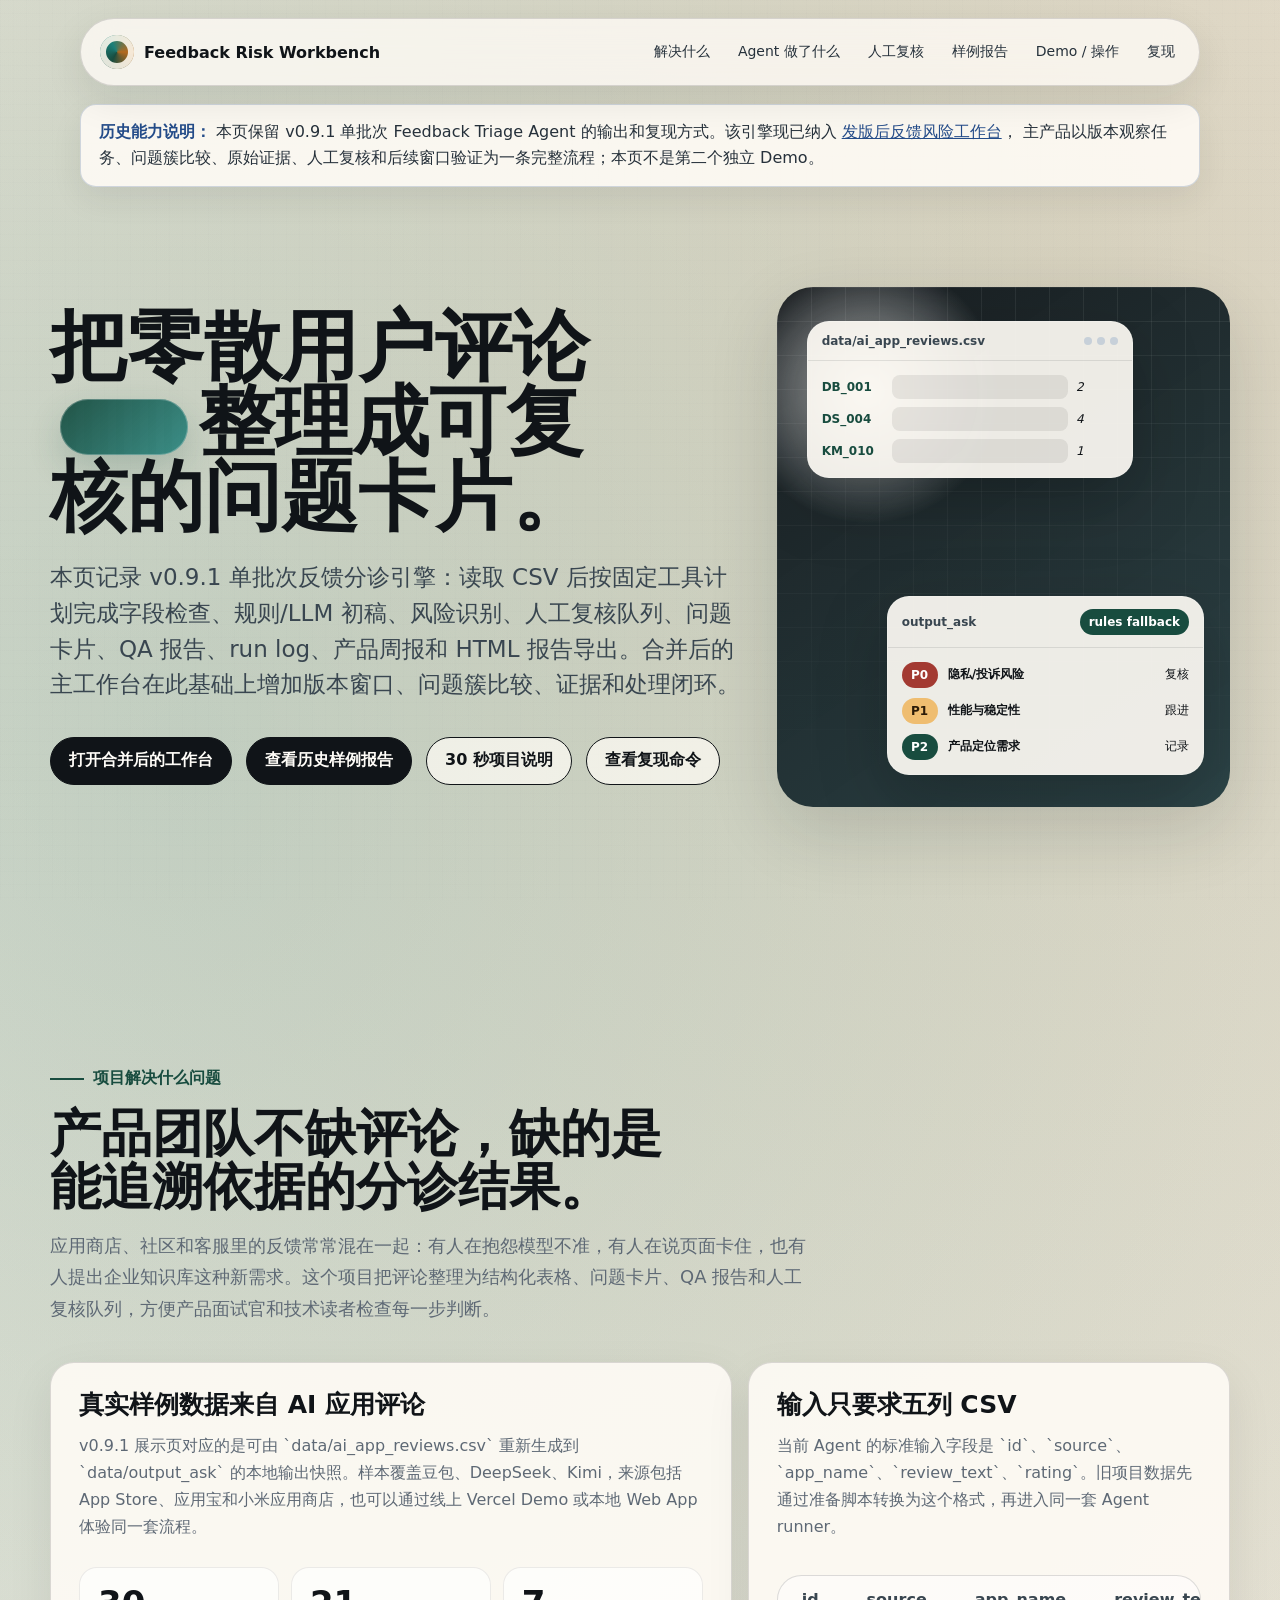
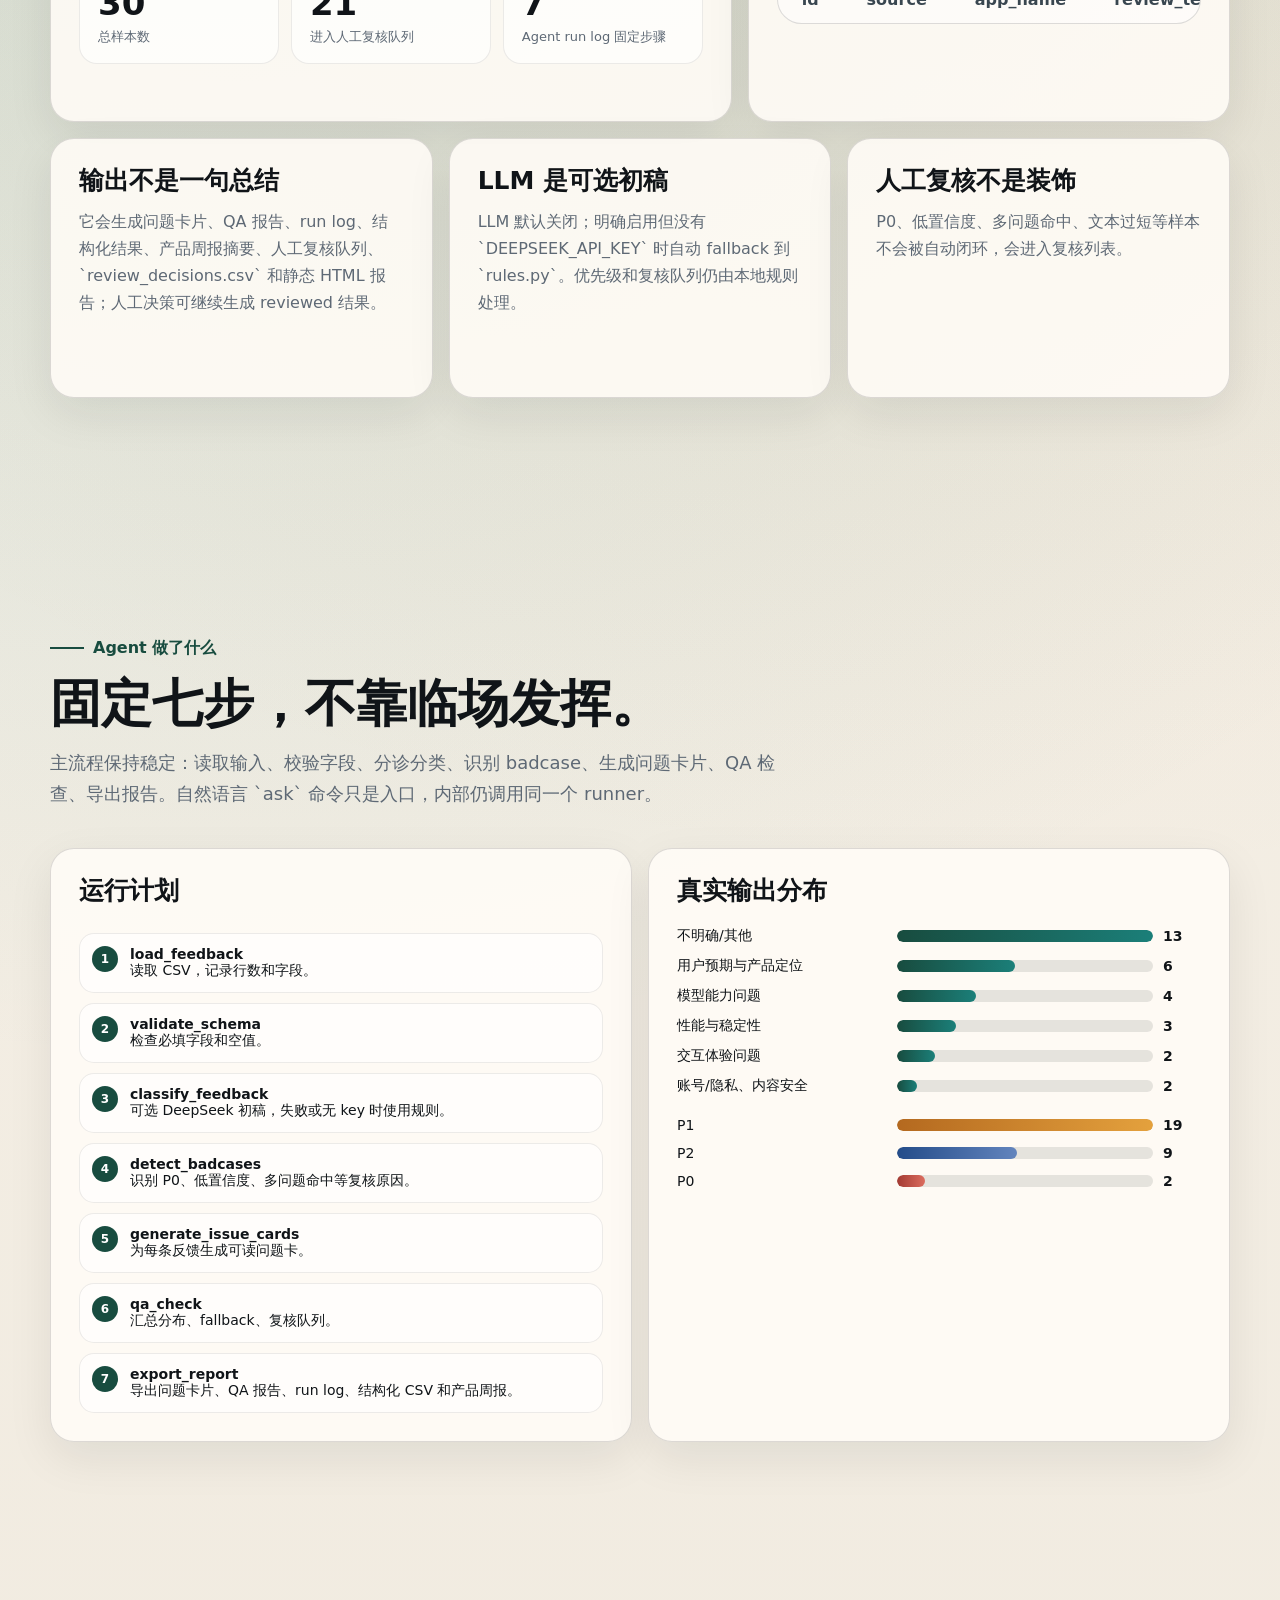
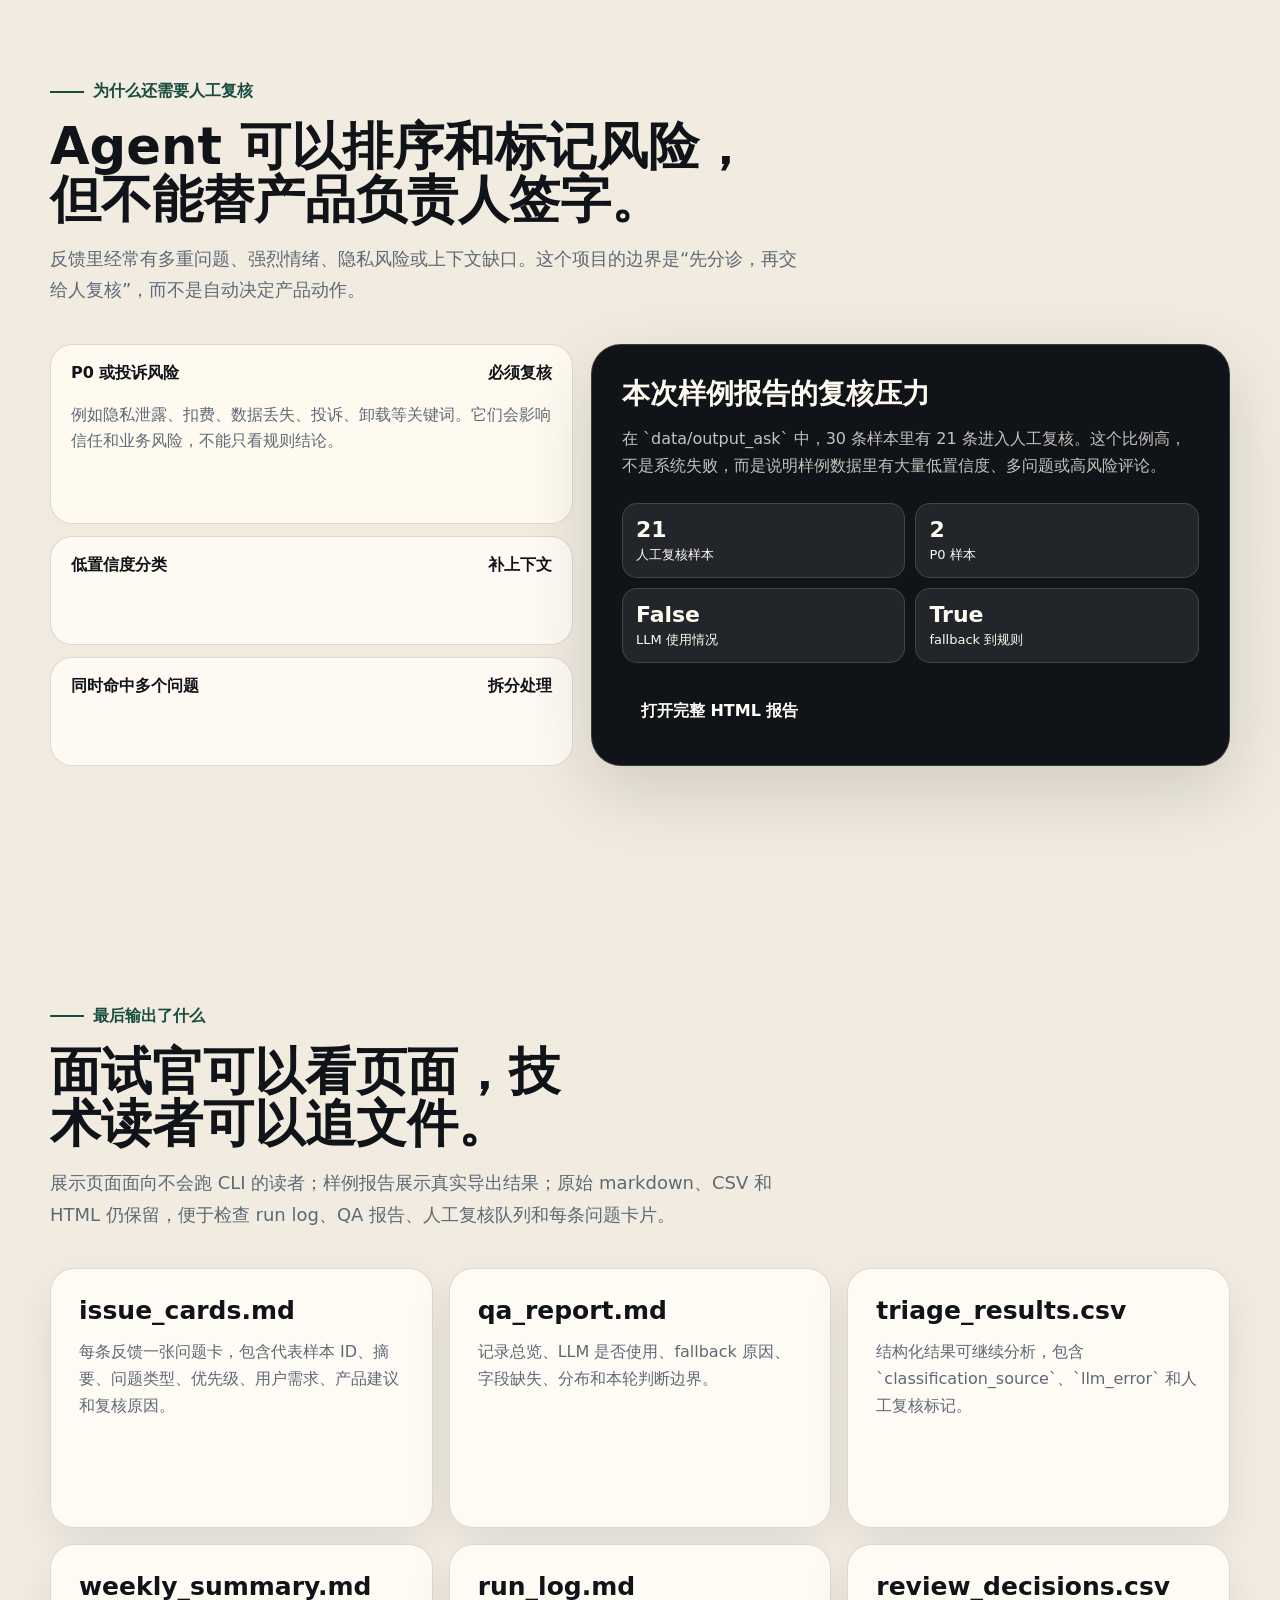
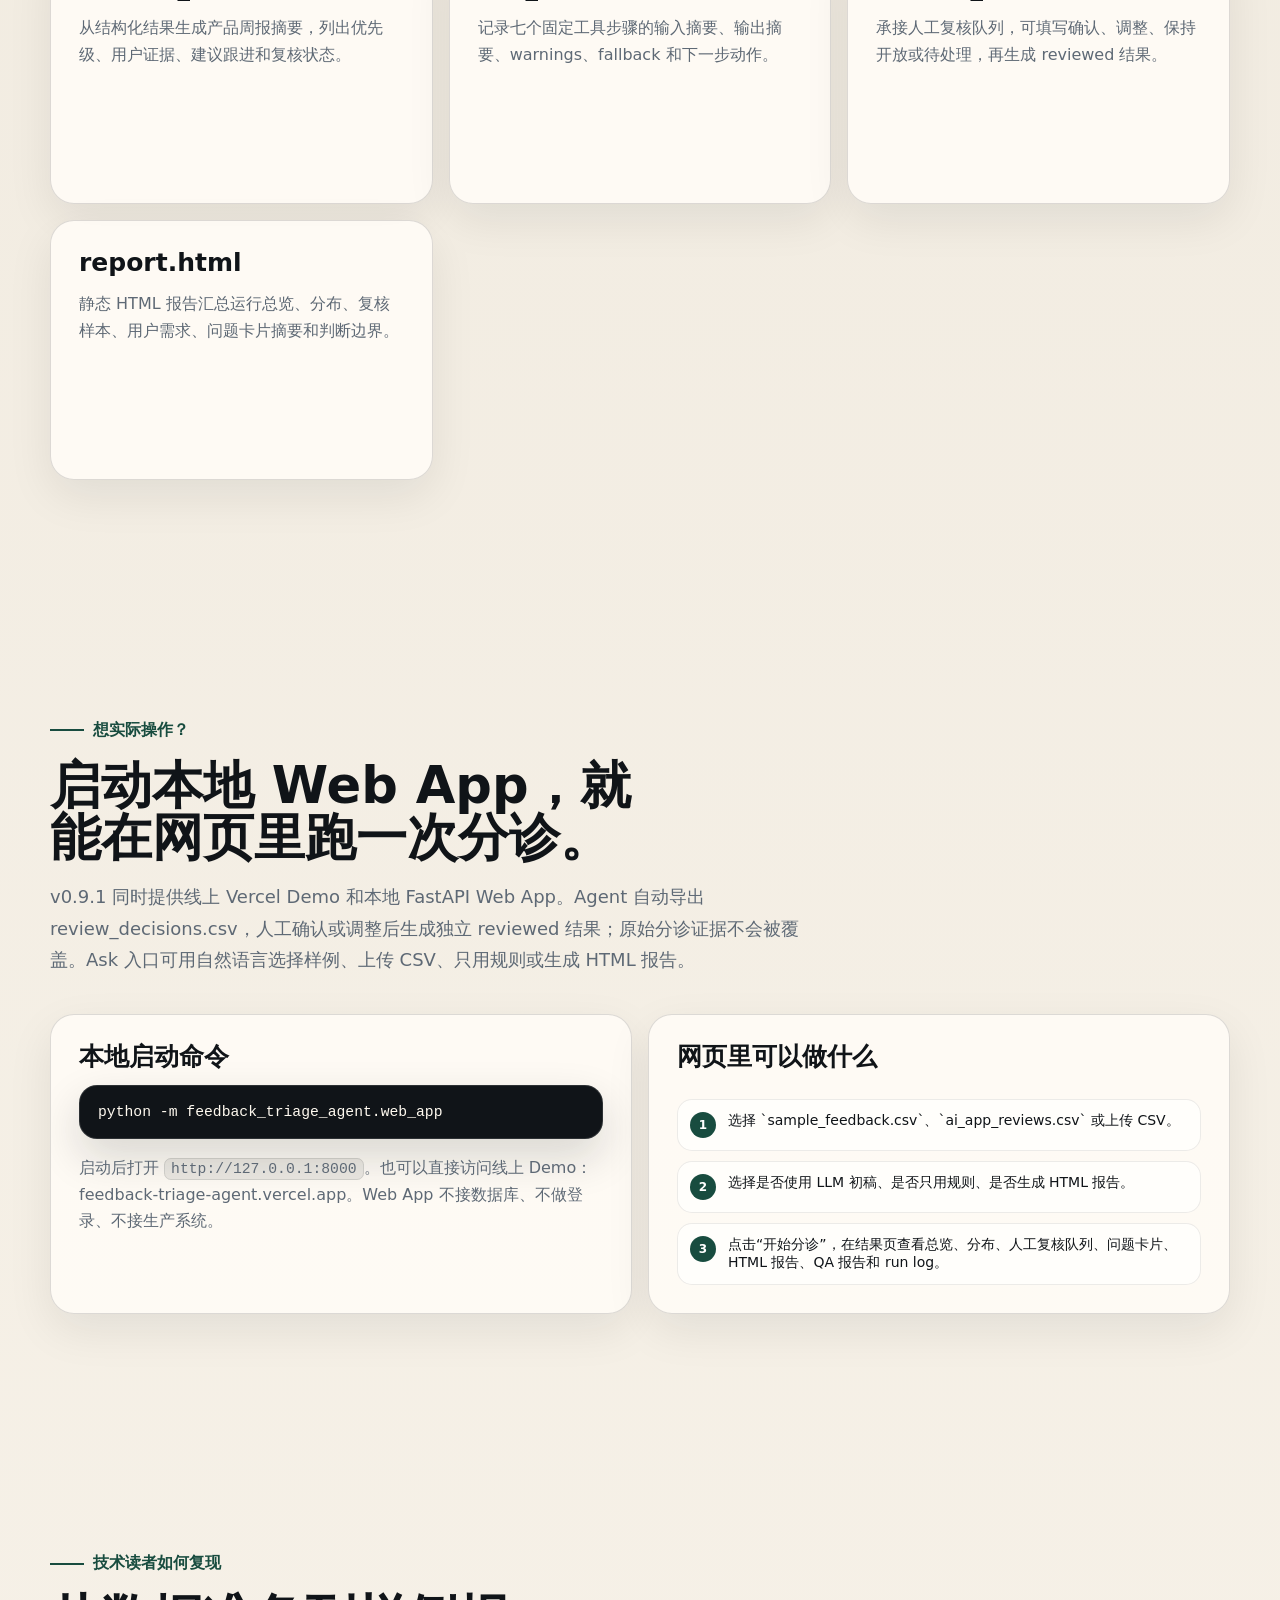
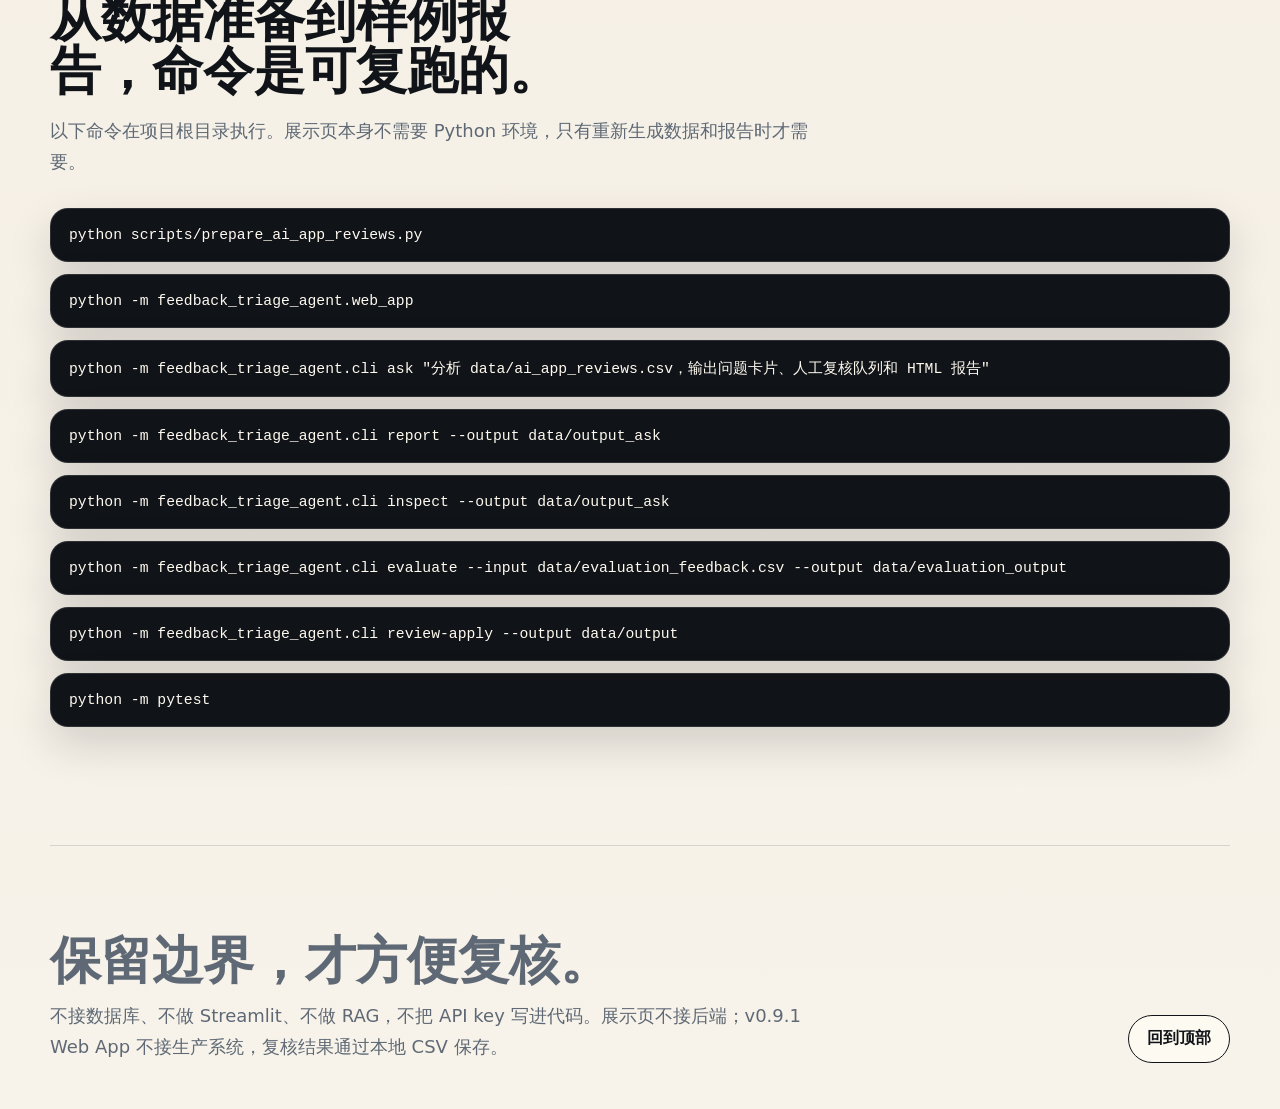
<file: docs/index.html>
<!doctype html>
<html lang="zh-CN">
<head>
  <meta charset="utf-8">
  <meta name="viewport" content="width=device-width, initial-scale=1">
  <title>历史分诊引擎说明 | 发版后反馈风险工作台</title>
  <style>
    :root {
      --ink: #101418;
      --muted: #5e6975;
      --paper: #f6f1e8;
      --panel: rgba(255, 252, 246, 0.88);
      --panel-strong: #fffaf0;
      --line: rgba(16, 20, 24, 0.14);
      --green: #184c3f;
      --teal: #1b7f79;
      --amber: #b4691f;
      --red: #a33a32;
      --blue: #244c89;
      --shadow: 0 24px 70px rgba(16, 20, 24, 0.14);
      --radius: 24px;
    }

    * { box-sizing: border-box; }
    html { scroll-behavior: smooth; }
    body {
      margin: 0;
      font-family: ui-sans-serif, system-ui, -apple-system, BlinkMacSystemFont, "Segoe UI", sans-serif;
      color: var(--ink);
      background:
        radial-gradient(circle at 15% 10%, rgba(27, 127, 121, 0.22), transparent 28%),
        radial-gradient(circle at 82% 4%, rgba(180, 105, 31, 0.18), transparent 30%),
        linear-gradient(180deg, #f8f3ea 0%, #f0eadf 52%, #f8f3ea 100%);
      min-height: 100vh;
      overflow-x: hidden;
    }

    a { color: inherit; text-decoration: none; }
    code {
      font-family: ui-monospace, SFMono-Regular, Menlo, Monaco, Consolas, "Liberation Mono", monospace;
      background: rgba(16, 20, 24, 0.08);
      border: 1px solid rgba(16, 20, 24, 0.1);
      border-radius: 7px;
      padding: 2px 6px;
      font-size: 0.92em;
    }

    .grain {
      pointer-events: none;
      position: fixed;
      inset: 0;
      opacity: 0.18;
      mix-blend-mode: multiply;
      background-image:
        linear-gradient(90deg, rgba(16, 20, 24, 0.045) 1px, transparent 1px),
        linear-gradient(rgba(16, 20, 24, 0.035) 1px, transparent 1px);
      background-size: 13px 13px;
      z-index: 1;
    }

    .nav {
      position: sticky;
      top: 18px;
      z-index: 20;
      width: min(1120px, calc(100% - 32px));
      margin: 18px auto 0;
      padding: 10px 12px;
      display: flex;
      align-items: center;
      justify-content: space-between;
      gap: 18px;
      border: 1px solid rgba(16, 20, 24, 0.14);
      border-radius: 999px;
      background: rgba(255, 252, 246, 0.78);
      backdrop-filter: blur(18px);
      box-shadow: 0 14px 40px rgba(16, 20, 24, 0.09);
    }

    .brand {
      display: inline-flex;
      align-items: center;
      gap: 10px;
      padding: 6px 12px 6px 7px;
      font-weight: 740;
      letter-spacing: 0;
      white-space: nowrap;
    }

    .brand-mark {
      width: 34px;
      height: 34px;
      border-radius: 50%;
      background: conic-gradient(from 210deg, var(--green), var(--teal), var(--amber), var(--green));
      box-shadow: inset 0 0 0 6px rgba(255, 250, 240, 0.88);
    }

    .nav-links {
      display: flex;
      align-items: center;
      gap: 4px;
      flex-wrap: wrap;
      justify-content: flex-end;
    }

    .nav-links a {
      padding: 10px 12px;
      border-radius: 999px;
      color: #26313b;
      font-size: 14px;
    }

    .nav-links a:hover { background: rgba(16, 20, 24, 0.08); }

    main {
      position: relative;
      z-index: 2;
      width: min(1180px, calc(100% - 32px));
      margin: 0 auto;
    }

    .archive-notice {
      position: relative;
      z-index: 2;
      width: min(1120px, calc(100% - 32px));
      margin: 18px auto 0;
      padding: 14px 18px;
      border: 1px solid rgba(36, 76, 137, 0.2);
      border-radius: 16px;
      color: #26313b;
      background: rgba(255, 252, 246, 0.88);
      box-shadow: 0 12px 32px rgba(16, 20, 24, 0.07);
      line-height: 1.65;
    }

    .archive-notice strong { color: var(--blue); }
    .archive-notice a { color: var(--blue); text-decoration: underline; }

    .hero {
      min-height: 760px;
      display: grid;
      grid-template-columns: minmax(0, 1.1fr) minmax(310px, 0.72fr);
      gap: 34px;
      align-items: center;
      padding: 92px 0 132px;
    }

    h1 {
      max-width: 1120px;
      margin: 0;
      font-size: clamp(44px, 6vw, 82px);
      line-height: 0.98;
      letter-spacing: 0;
      text-wrap: balance;
    }

    .inline-signal {
      display: inline-block;
      width: clamp(78px, 10vw, 140px);
      height: clamp(34px, 4.6vw, 56px);
      margin: 0 10px;
      border-radius: 999px;
      vertical-align: middle;
      background:
        linear-gradient(135deg, rgba(24, 76, 63, 0.95), rgba(27, 127, 121, 0.82)),
        repeating-linear-gradient(90deg, rgba(255,255,255,0.2) 0 8px, transparent 8px 16px);
      box-shadow: inset 0 0 0 1px rgba(255,255,255,0.26), 0 14px 34px rgba(24, 76, 63, 0.2);
    }

    .hero-copy {
      max-width: 760px;
      margin-top: 26px;
      font-size: clamp(18px, 2vw, 23px);
      line-height: 1.55;
      color: #394650;
    }

    .hero-actions {
      display: flex;
      gap: 14px;
      flex-wrap: wrap;
      margin-top: 34px;
    }

    .button {
      display: inline-flex;
      align-items: center;
      justify-content: center;
      min-height: 48px;
      padding: 0 18px;
      border-radius: 999px;
      border: 1px solid var(--ink);
      font-weight: 720;
      transition: transform 220ms ease, box-shadow 220ms ease, background 220ms ease;
    }

    .button:hover { transform: translateY(-2px); box-shadow: 0 16px 34px rgba(16, 20, 24, 0.13); }
    .button.primary { background: var(--ink); color: #fffdf8; }
    .button.secondary { background: rgba(255, 252, 246, 0.72); color: var(--ink); }

    .hero-visual {
      position: relative;
      min-height: 520px;
      border-radius: 36px;
      overflow: hidden;
      background:
        radial-gradient(circle at 20% 20%, rgba(255, 255, 255, 0.72), transparent 24%),
        linear-gradient(145deg, rgba(16, 20, 24, 0.96), rgba(29, 55, 60, 0.92));
      box-shadow: var(--shadow);
      transform: rotate(1.5deg);
    }

    .hero-visual::after {
      content: "";
      position: absolute;
      inset: 0;
      background-image:
        linear-gradient(rgba(255,255,255,0.08) 1px, transparent 1px),
        linear-gradient(90deg, rgba(255,255,255,0.08) 1px, transparent 1px);
      background-size: 34px 34px;
      mask-image: linear-gradient(180deg, rgba(0,0,0,0.88), transparent);
    }

    .screen-card {
      position: absolute;
      z-index: 2;
      border: 1px solid rgba(255,255,255,0.16);
      border-radius: 22px;
      background: rgba(255, 252, 246, 0.92);
      box-shadow: 0 22px 70px rgba(0,0,0,0.24);
      overflow: hidden;
    }

    .screen-card.input {
      width: 72%;
      top: 34px;
      left: 30px;
    }

    .screen-card.output {
      width: 70%;
      right: 26px;
      bottom: 32px;
    }

    .screen-head {
      padding: 12px 14px;
      display: flex;
      justify-content: space-between;
      align-items: center;
      border-bottom: 1px solid rgba(16,20,24,0.1);
      font-size: 12px;
      font-weight: 760;
      color: #394650;
    }

    .dots { display: flex; gap: 5px; }
    .dots span { width: 8px; height: 8px; border-radius: 50%; background: #c7d0d9; }
    .mini-table { padding: 14px; display: grid; gap: 8px; }
    .mini-row { display: grid; grid-template-columns: 62px 1fr 42px; gap: 8px; align-items: center; font-size: 12px; }
    .mini-row span { height: 24px; border-radius: 8px; background: rgba(16,20,24,0.08); display: block; }
    .mini-row strong { color: var(--green); }
    .result-list { padding: 14px; display: grid; gap: 10px; }
    .result-item {
      display: grid;
      grid-template-columns: 36px 1fr auto;
      gap: 10px;
      align-items: center;
      font-size: 12px;
    }
    .result-item b { display: block; }
    .pill {
      display: inline-flex;
      align-items: center;
      justify-content: center;
      height: 26px;
      padding: 0 9px;
      border-radius: 999px;
      font-size: 12px;
      font-weight: 760;
      background: rgba(16,20,24,0.08);
    }
    .pill.danger { color: #fff; background: var(--red); }
    .pill.warn { color: #2b1b08; background: #efbd70; }
    .pill.ok { color: #fff; background: var(--green); }

    section { padding: 118px 0; }

    .section-kicker {
      display: inline-flex;
      align-items: center;
      gap: 9px;
      margin-bottom: 18px;
      color: var(--green);
      font-weight: 800;
    }

    .section-kicker::before {
      content: "";
      width: 34px;
      height: 2px;
      background: currentColor;
    }

    .section-title {
      max-width: 930px;
      margin: 0 0 18px;
      font-size: clamp(34px, 4vw, 58px);
      line-height: 1.02;
      letter-spacing: 0;
      text-wrap: balance;
    }

    .section-copy {
      max-width: 760px;
      margin: 0;
      font-size: 18px;
      line-height: 1.75;
      color: var(--muted);
    }

    .bento {
      margin-top: 38px;
      display: grid;
      grid-template-columns: repeat(12, minmax(0, 1fr));
      grid-auto-flow: dense;
      gap: 16px;
    }

    .card {
      position: relative;
      overflow: hidden;
      min-height: 260px;
      padding: 28px;
      border: 1px solid var(--line);
      border-radius: var(--radius);
      background: var(--panel);
      box-shadow: 0 16px 46px rgba(16, 20, 24, 0.08);
      transition: transform 260ms ease, box-shadow 260ms ease;
    }

    .card:hover { transform: translateY(-4px); box-shadow: var(--shadow); }
    .span-7 { grid-column: span 7; }
    .span-6 { grid-column: span 6; }
    .span-5 { grid-column: span 5; }
    .span-4 { grid-column: span 4; }
    .tall { min-height: 360px; }

    .card h3 {
      margin: 0 0 14px;
      font-size: 25px;
      line-height: 1.12;
      letter-spacing: 0;
    }

    .card p {
      margin: 0;
      color: var(--muted);
      line-height: 1.68;
      font-size: 16px;
    }

    .metric-grid {
      margin-top: 26px;
      display: grid;
      grid-template-columns: repeat(3, 1fr);
      gap: 12px;
    }

    .metric {
      padding: 18px;
      border-radius: 18px;
      background: rgba(255,255,255,0.62);
      border: 1px solid rgba(16,20,24,0.08);
    }

    .metric strong {
      display: block;
      font-size: 34px;
      line-height: 1;
      letter-spacing: 0;
    }

    .metric span {
      display: block;
      margin-top: 8px;
      color: var(--muted);
      font-size: 13px;
      line-height: 1.35;
    }

    .flow {
      margin-top: 28px;
      display: grid;
      gap: 10px;
    }

    .flow-step {
      display: grid;
      grid-template-columns: 26px 1fr;
      gap: 12px;
      align-items: start;
      padding: 12px;
      border-radius: 15px;
      background: rgba(255,255,255,0.58);
      border: 1px solid rgba(16,20,24,0.08);
      font-size: 14px;
    }

    .flow-step i {
      width: 26px;
      height: 26px;
      border-radius: 50%;
      display: inline-flex;
      align-items: center;
      justify-content: center;
      color: #fff;
      background: var(--green);
      font-style: normal;
      font-weight: 800;
      font-size: 12px;
    }

    .distribution {
      margin-top: 22px;
      display: grid;
      gap: 12px;
    }

    .bar {
      display: grid;
      grid-template-columns: minmax(130px, 210px) 1fr 38px;
      gap: 10px;
      align-items: center;
      font-size: 14px;
    }

    .track {
      height: 12px;
      border-radius: 999px;
      overflow: hidden;
      background: rgba(16,20,24,0.1);
    }

    .fill {
      display: block;
      height: 100%;
      border-radius: inherit;
      background: linear-gradient(90deg, var(--green), var(--teal));
    }

    .review-stack {
      margin-top: 38px;
      display: grid;
      grid-template-columns: 0.9fr 1.1fr;
      gap: 18px;
      align-items: stretch;
    }

    .accordion {
      display: grid;
      gap: 12px;
    }

    .accordion-card {
      border: 1px solid var(--line);
      border-radius: 22px;
      background: var(--panel);
      overflow: hidden;
      cursor: pointer;
      transition: background 220ms ease;
    }

    .accordion-card[aria-expanded="true"] { background: var(--panel-strong); }
    .accordion-head {
      display: flex;
      justify-content: space-between;
      gap: 20px;
      padding: 18px 20px;
      font-weight: 780;
    }
    .accordion-body {
      max-height: 0;
      overflow: hidden;
      transition: max-height 280ms ease;
    }
    .accordion-card[aria-expanded="true"] .accordion-body { max-height: 180px; }
    .accordion-body p { padding: 0 20px 18px; margin: 0; color: var(--muted); line-height: 1.65; }

    .report-panel {
      border-radius: 30px;
      border: 1px solid rgba(255,255,255,0.16);
      background: #101418;
      color: #fffaf0;
      padding: 30px;
      box-shadow: var(--shadow);
      overflow: hidden;
    }

    .report-panel h3 { margin: 0 0 12px; font-size: 28px; }
    .report-panel p { color: rgba(255,250,240,0.76); line-height: 1.7; margin: 0 0 22px; }
    .report-grid { display: grid; grid-template-columns: repeat(2, minmax(0, 1fr)); gap: 10px; margin: 24px 0; }
    .report-chip {
      padding: 13px;
      border: 1px solid rgba(255,255,255,0.14);
      border-radius: 15px;
      background: rgba(255,255,255,0.08);
      font-size: 13px;
    }
    .report-chip strong { display: block; font-size: 22px; margin-bottom: 4px; }

    .marquee {
      margin-top: 34px;
      overflow: hidden;
      border: 1px solid var(--line);
      border-radius: 999px;
      background: rgba(255,255,255,0.5);
    }

    .marquee-track {
      display: flex;
      width: max-content;
      animation: move 22s linear infinite;
    }

    .marquee span {
      padding: 14px 24px;
      color: #394650;
      font-weight: 760;
      white-space: nowrap;
    }

    @keyframes move {
      from { transform: translateX(0); }
      to { transform: translateX(-50%); }
    }

    .command-list {
      display: grid;
      gap: 12px;
      margin-top: 30px;
    }

    pre {
      margin: 0;
      padding: 18px;
      border-radius: 18px;
      overflow-x: auto;
      background: #101418;
      color: #fffaf0;
      border: 1px solid rgba(255,255,255,0.12);
      box-shadow: 0 18px 44px rgba(16,20,24,0.16);
    }

    pre code {
      padding: 0;
      border: 0;
      background: transparent;
      color: inherit;
    }

    .footer {
      padding: 88px 0 46px;
      border-top: 1px solid var(--line);
      display: grid;
      grid-template-columns: 1fr auto;
      gap: 24px;
      align-items: end;
      color: var(--muted);
    }

    [data-reveal] {
      opacity: 0;
      transform: translateY(28px) scale(0.98);
      transition: opacity 700ms ease, transform 700ms ease;
    }

    [data-reveal].visible {
      opacity: 1;
      transform: translateY(0) scale(1);
    }

    @media (max-width: 900px) {
      .nav { align-items: flex-start; border-radius: 28px; }
      .nav-links { display: none; }
      .hero { grid-template-columns: 1fr; min-height: auto; padding-top: 78px; }
      .hero-visual { min-height: 420px; transform: none; }
      section { padding: 78px 0; }
      .bento { grid-template-columns: 1fr; }
      .span-7, .span-6, .span-5, .span-4 { grid-column: span 1; }
      .metric-grid, .review-stack, .footer { grid-template-columns: 1fr; }
      .bar { grid-template-columns: 1fr; gap: 6px; }
    }
  </style>
</head>
<body>
  <div class="grain" aria-hidden="true"></div>
  <nav class="nav" aria-label="项目导航">
    <a class="brand" href="#top">
      <span class="brand-mark" aria-hidden="true"></span>
      <span>Feedback Risk Workbench</span>
    </a>
    <div class="nav-links">
      <a href="#problem">解决什么</a>
      <a href="#agent">Agent 做了什么</a>
      <a href="#review">人工复核</a>
      <a href="#report">样例报告</a>
      <a href="#webapp">Demo / 操作</a>
      <a href="#reproduce">复现</a>
    </div>
  </nav>

  <aside class="archive-notice">
    <strong>历史能力说明：</strong>
    本页保留 v0.9.1 单批次 Feedback Triage Agent 的输出和复现方式。该引擎现已纳入
    <a href="https://feedback-triage-agent.vercel.app/">发版后反馈风险工作台</a>，
    主产品以版本观察任务、问题簇比较、原始证据、人工复核和后续窗口验证为一条完整流程；本页不是第二个独立 Demo。
  </aside>

  <main id="top">
    <header class="hero">
      <div data-reveal>
        <h1>把零散用户评论<span class="inline-signal" aria-hidden="true"></span>整理成可复核的问题卡片。</h1>
        <p class="hero-copy">
          本页记录 v0.9.1 单批次反馈分诊引擎：读取 CSV 后按固定工具计划完成字段检查、规则/LLM 初稿、风险识别、人工复核队列、问题卡片、QA 报告、run log、产品周报和 HTML 报告导出。合并后的主工作台在此基础上增加版本窗口、问题簇比较、证据和处理闭环。
        </p>
        <div class="hero-actions">
          <a class="button primary" href="https://feedback-triage-agent.vercel.app/">打开合并后的工作台</a>
          <a class="button primary" href="demo-report.html">查看历史样例报告</a>
          <a class="button secondary" href="portfolio_overview.md">30 秒项目说明</a>
          <a class="button secondary" href="#reproduce">查看复现命令</a>
        </div>
      </div>

      <div class="hero-visual" data-reveal aria-label="输入 CSV 到问题卡片的示意图">
        <div class="screen-card input">
          <div class="screen-head">
            <span>data/ai_app_reviews.csv</span>
            <span class="dots"><span></span><span></span><span></span></span>
          </div>
          <div class="mini-table">
            <div class="mini-row"><strong>DB_001</strong><span></span><em>2</em></div>
            <div class="mini-row"><strong>DS_004</strong><span></span><em>4</em></div>
            <div class="mini-row"><strong>KM_010</strong><span></span><em>1</em></div>
          </div>
        </div>
        <div class="screen-card output">
          <div class="screen-head">
            <span>output_ask</span>
            <span class="pill ok">rules fallback</span>
          </div>
          <div class="result-list">
            <div class="result-item"><span class="pill danger">P0</span><b>隐私/投诉风险</b><span>复核</span></div>
            <div class="result-item"><span class="pill warn">P1</span><b>性能与稳定性</b><span>跟进</span></div>
            <div class="result-item"><span class="pill ok">P2</span><b>产品定位需求</b><span>记录</span></div>
          </div>
        </div>
      </div>
    </header>

    <section id="problem" data-reveal>
      <span class="section-kicker">项目解决什么问题</span>
      <h2 class="section-title">产品团队不缺评论，缺的是能追溯依据的分诊结果。</h2>
      <p class="section-copy">
        应用商店、社区和客服里的反馈常常混在一起：有人在抱怨模型不准，有人在说页面卡住，也有人提出企业知识库这种新需求。这个项目把评论整理为结构化表格、问题卡片、QA 报告和人工复核队列，方便产品面试官和技术读者检查每一步判断。
      </p>

      <div class="bento">
        <article class="card span-7 tall">
          <h3>真实样例数据来自 AI 应用评论</h3>
          <p>v0.9.1 展示页对应的是可由 `data/ai_app_reviews.csv` 重新生成到 `data/output_ask` 的本地输出快照。样本覆盖豆包、DeepSeek、Kimi，来源包括 App Store、应用宝和小米应用商店，也可以通过线上 Vercel Demo 或本地 Web App 体验同一套流程。</p>
          <div class="metric-grid">
            <div class="metric"><strong>30</strong><span>总样本数</span></div>
            <div class="metric"><strong>21</strong><span>进入人工复核队列</span></div>
            <div class="metric"><strong>7</strong><span>Agent run log 固定步骤</span></div>
          </div>
        </article>

        <article class="card span-5 tall">
          <h3>输入只要求五列 CSV</h3>
          <p>当前 Agent 的标准输入字段是 `id`、`source`、`app_name`、`review_text`、`rating`。旧项目数据先通过准备脚本转换为这个格式，再进入同一套 Agent runner。</p>
          <div class="marquee" aria-hidden="true">
            <div class="marquee-track">
              <span>id</span><span>source</span><span>app_name</span><span>review_text</span><span>rating</span>
              <span>id</span><span>source</span><span>app_name</span><span>review_text</span><span>rating</span>
            </div>
          </div>
        </article>

        <article class="card span-4">
          <h3>输出不是一句总结</h3>
          <p>它会生成问题卡片、QA 报告、run log、结构化结果、产品周报摘要、人工复核队列、`review_decisions.csv` 和静态 HTML 报告；人工决策可继续生成 reviewed 结果。</p>
        </article>

        <article class="card span-4">
          <h3>LLM 是可选初稿</h3>
          <p>LLM 默认关闭；明确启用但没有 `DEEPSEEK_API_KEY` 时自动 fallback 到 `rules.py`。优先级和复核队列仍由本地规则处理。</p>
        </article>

        <article class="card span-4">
          <h3>人工复核不是装饰</h3>
          <p>P0、低置信度、多问题命中、文本过短等样本不会被自动闭环，会进入复核列表。</p>
        </article>
      </div>
    </section>

    <section id="agent" data-reveal>
      <span class="section-kicker">Agent 做了什么</span>
      <h2 class="section-title">固定七步，不靠临场发挥。</h2>
      <p class="section-copy">
        主流程保持稳定：读取输入、校验字段、分诊分类、识别 badcase、生成问题卡片、QA 检查、导出报告。自然语言 `ask` 命令只是入口，内部仍调用同一个 runner。
      </p>
      <div class="bento">
        <article class="card span-6 tall">
          <h3>运行计划</h3>
          <div class="flow">
            <div class="flow-step"><i>1</i><span><strong>load_feedback</strong><br>读取 CSV，记录行数和字段。</span></div>
            <div class="flow-step"><i>2</i><span><strong>validate_schema</strong><br>检查必填字段和空值。</span></div>
            <div class="flow-step"><i>3</i><span><strong>classify_feedback</strong><br>可选 DeepSeek 初稿，失败或无 key 时使用规则。</span></div>
            <div class="flow-step"><i>4</i><span><strong>detect_badcases</strong><br>识别 P0、低置信度、多问题命中等复核原因。</span></div>
            <div class="flow-step"><i>5</i><span><strong>generate_issue_cards</strong><br>为每条反馈生成可读问题卡。</span></div>
            <div class="flow-step"><i>6</i><span><strong>qa_check</strong><br>汇总分布、fallback、复核队列。</span></div>
            <div class="flow-step"><i>7</i><span><strong>export_report</strong><br>导出问题卡片、QA 报告、run log、结构化 CSV 和产品周报。</span></div>
          </div>
        </article>

        <article class="card span-6 tall">
          <h3>真实输出分布</h3>
          <div class="distribution">
            <div class="bar"><span>不明确/其他</span><div class="track"><span class="fill" style="width:100%"></span></div><strong>13</strong></div>
            <div class="bar"><span>用户预期与产品定位</span><div class="track"><span class="fill" style="width:46%"></span></div><strong>6</strong></div>
            <div class="bar"><span>模型能力问题</span><div class="track"><span class="fill" style="width:31%"></span></div><strong>4</strong></div>
            <div class="bar"><span>性能与稳定性</span><div class="track"><span class="fill" style="width:23%"></span></div><strong>3</strong></div>
            <div class="bar"><span>交互体验问题</span><div class="track"><span class="fill" style="width:15%"></span></div><strong>2</strong></div>
            <div class="bar"><span>账号/隐私、内容安全</span><div class="track"><span class="fill" style="width:8%"></span></div><strong>2</strong></div>
          </div>
          <div class="distribution" aria-label="优先级分布">
            <div class="bar"><span>P1</span><div class="track"><span class="fill" style="width:100%; background:linear-gradient(90deg,var(--amber),#e4a13d)"></span></div><strong>19</strong></div>
            <div class="bar"><span>P2</span><div class="track"><span class="fill" style="width:47%; background:linear-gradient(90deg,var(--blue),#6284bd)"></span></div><strong>9</strong></div>
            <div class="bar"><span>P0</span><div class="track"><span class="fill" style="width:11%; background:linear-gradient(90deg,var(--red),#db6c5e)"></span></div><strong>2</strong></div>
          </div>
        </article>
      </div>
    </section>

    <section id="review" data-reveal>
      <span class="section-kicker">为什么还需要人工复核</span>
      <h2 class="section-title">Agent 可以排序和标记风险，但不能替产品负责人签字。</h2>
      <p class="section-copy">
        反馈里经常有多重问题、强烈情绪、隐私风险或上下文缺口。这个项目的边界是“先分诊，再交给人复核”，而不是自动决定产品动作。
      </p>

      <div class="review-stack">
        <div class="accordion" aria-label="人工复核原因">
          <article class="accordion-card" aria-expanded="true" tabindex="0">
            <div class="accordion-head"><span>P0 或投诉风险</span><span>必须复核</span></div>
            <div class="accordion-body"><p>例如隐私泄露、扣费、数据丢失、投诉、卸载等关键词。它们会影响信任和业务风险，不能只看规则结论。</p></div>
          </article>
          <article class="accordion-card" aria-expanded="false" tabindex="0">
            <div class="accordion-head"><span>低置信度分类</span><span>补上下文</span></div>
            <div class="accordion-body"><p>当评论过短或没有命中明确关键词时，Agent 会把它放入复核队列，避免把含糊反馈包装成确定结论。</p></div>
          </article>
          <article class="accordion-card" aria-expanded="false" tabindex="0">
            <div class="accordion-head"><span>同时命中多个问题</span><span>拆分处理</span></div>
            <div class="accordion-body"><p>同一条评论可能同时包含模型质量、页面卡顿、复制交互。它需要人工拆成多个可跟进问题，而不是合并成一个泛泛建议。</p></div>
          </article>
        </div>

        <aside class="report-panel">
          <h3>本次样例报告的复核压力</h3>
          <p>在 `data/output_ask` 中，30 条样本里有 21 条进入人工复核。这个比例高，不是系统失败，而是说明样例数据里有大量低置信度、多问题或高风险评论。</p>
          <div class="report-grid">
            <div class="report-chip"><strong>21</strong>人工复核样本</div>
            <div class="report-chip"><strong>2</strong>P0 样本</div>
            <div class="report-chip"><strong>False</strong>LLM 使用情况</div>
            <div class="report-chip"><strong>True</strong>fallback 到规则</div>
          </div>
          <a class="button primary" href="demo-report.html">打开完整 HTML 报告</a>
        </aside>
      </div>
    </section>

    <section id="report" data-reveal>
      <span class="section-kicker">最后输出了什么</span>
      <h2 class="section-title">面试官可以看页面，技术读者可以追文件。</h2>
      <p class="section-copy">
        展示页面面向不会跑 CLI 的读者；样例报告展示真实导出结果；原始 markdown、CSV 和 HTML 仍保留，便于检查 run log、QA 报告、人工复核队列和每条问题卡片。
      </p>
      <div class="bento">
        <article class="card span-4">
          <h3>issue_cards.md</h3>
          <p>每条反馈一张问题卡，包含代表样本 ID、摘要、问题类型、优先级、用户需求、产品建议和复核原因。</p>
        </article>
        <article class="card span-4">
          <h3>qa_report.md</h3>
          <p>记录总览、LLM 是否使用、fallback 原因、字段缺失、分布和本轮判断边界。</p>
        </article>
        <article class="card span-4">
          <h3>triage_results.csv</h3>
          <p>结构化结果可继续分析，包含 `classification_source`、`llm_error` 和人工复核标记。</p>
        </article>
        <article class="card span-4">
          <h3>weekly_summary.md</h3>
          <p>从结构化结果生成产品周报摘要，列出优先级、用户证据、建议跟进和复核状态。</p>
        </article>
        <article class="card span-4">
          <h3>run_log.md</h3>
          <p>记录七个固定工具步骤的输入摘要、输出摘要、warnings、fallback 和下一步动作。</p>
        </article>
        <article class="card span-4">
          <h3>review_decisions.csv</h3>
          <p>承接人工复核队列，可填写确认、调整、保持开放或待处理，再生成 reviewed 结果。</p>
        </article>
        <article class="card span-4">
          <h3>report.html</h3>
          <p>静态 HTML 报告汇总运行总览、分布、复核样本、用户需求、问题卡片摘要和判断边界。</p>
        </article>
      </div>
    </section>

    <section id="webapp" data-reveal>
      <span class="section-kicker">想实际操作？</span>
      <h2 class="section-title">启动本地 Web App，就能在网页里跑一次分诊。</h2>
      <p class="section-copy">
        v0.9.1 同时提供线上 Vercel Demo 和本地 FastAPI Web App。Agent 自动导出 review_decisions.csv，人工确认或调整后生成独立 reviewed 结果；原始分诊证据不会被覆盖。Ask 入口可用自然语言选择样例、上传 CSV、只用规则或生成 HTML 报告。
      </p>
      <div class="bento">
        <article class="card span-6">
          <h3>本地启动命令</h3>
          <pre><code>python -m feedback_triage_agent.web_app</code></pre>
          <p style="margin-top:16px;">启动后打开 <code>http://127.0.0.1:8000</code>。也可以直接访问线上 Demo：<a href="https://feedback-triage-agent.vercel.app/">feedback-triage-agent.vercel.app</a>。Web App 不接数据库、不做登录、不接生产系统。</p>
        </article>
        <article class="card span-6">
          <h3>网页里可以做什么</h3>
          <div class="flow">
            <div class="flow-step"><i>1</i><span>选择 `sample_feedback.csv`、`ai_app_reviews.csv` 或上传 CSV。</span></div>
            <div class="flow-step"><i>2</i><span>选择是否使用 LLM 初稿、是否只用规则、是否生成 HTML 报告。</span></div>
            <div class="flow-step"><i>3</i><span>点击“开始分诊”，在结果页查看总览、分布、人工复核队列、问题卡片、HTML 报告、QA 报告和 run log。</span></div>
          </div>
        </article>
      </div>
    </section>

    <section id="reproduce" data-reveal>
      <span class="section-kicker">技术读者如何复现</span>
      <h2 class="section-title">从数据准备到样例报告，命令是可复跑的。</h2>
      <p class="section-copy">以下命令在项目根目录执行。展示页本身不需要 Python 环境，只有重新生成数据和报告时才需要。</p>
      <div class="command-list">
        <pre><code>python scripts/prepare_ai_app_reviews.py</code></pre>
        <pre><code>python -m feedback_triage_agent.web_app</code></pre>
        <pre><code>python -m feedback_triage_agent.cli ask "分析 data/ai_app_reviews.csv，输出问题卡片、人工复核队列和 HTML 报告"</code></pre>
        <pre><code>python -m feedback_triage_agent.cli report --output data/output_ask</code></pre>
        <pre><code>python -m feedback_triage_agent.cli inspect --output data/output_ask</code></pre>
        <pre><code>python -m feedback_triage_agent.cli evaluate --input data/evaluation_feedback.csv --output data/evaluation_output</code></pre>
        <pre><code>python -m feedback_triage_agent.cli review-apply --output data/output</code></pre>
        <pre><code>python -m pytest</code></pre>
      </div>
    </section>

    <footer class="footer">
      <div>
        <h2 class="section-title" style="margin-bottom:14px;">保留边界，才方便复核。</h2>
        <p class="section-copy">不接数据库、不做 Streamlit、不做 RAG，不把 API key 写进代码。展示页不接后端；v0.9.1 Web App 不接生产系统，复核结果通过本地 CSV 保存。</p>
      </div>
      <a class="button secondary" href="#top">回到顶部</a>
    </footer>
  </main>

  <script>
    const observer = new IntersectionObserver((entries) => {
      entries.forEach((entry) => {
        if (entry.isIntersecting) entry.target.classList.add('visible');
      });
    }, { threshold: 0.12 });

    document.querySelectorAll('[data-reveal]').forEach((node) => observer.observe(node));

    document.querySelectorAll('.accordion-card').forEach((card) => {
      const toggle = () => {
        const expanded = card.getAttribute('aria-expanded') === 'true';
        document.querySelectorAll('.accordion-card').forEach((item) => item.setAttribute('aria-expanded', 'false'));
        card.setAttribute('aria-expanded', String(!expanded));
      };
      card.addEventListener('click', toggle);
      card.addEventListener('keydown', (event) => {
        if (event.key === 'Enter' || event.key === ' ') {
          event.preventDefault();
          toggle();
        }
      });
    });
  </script>
</body>
</html>
</file>
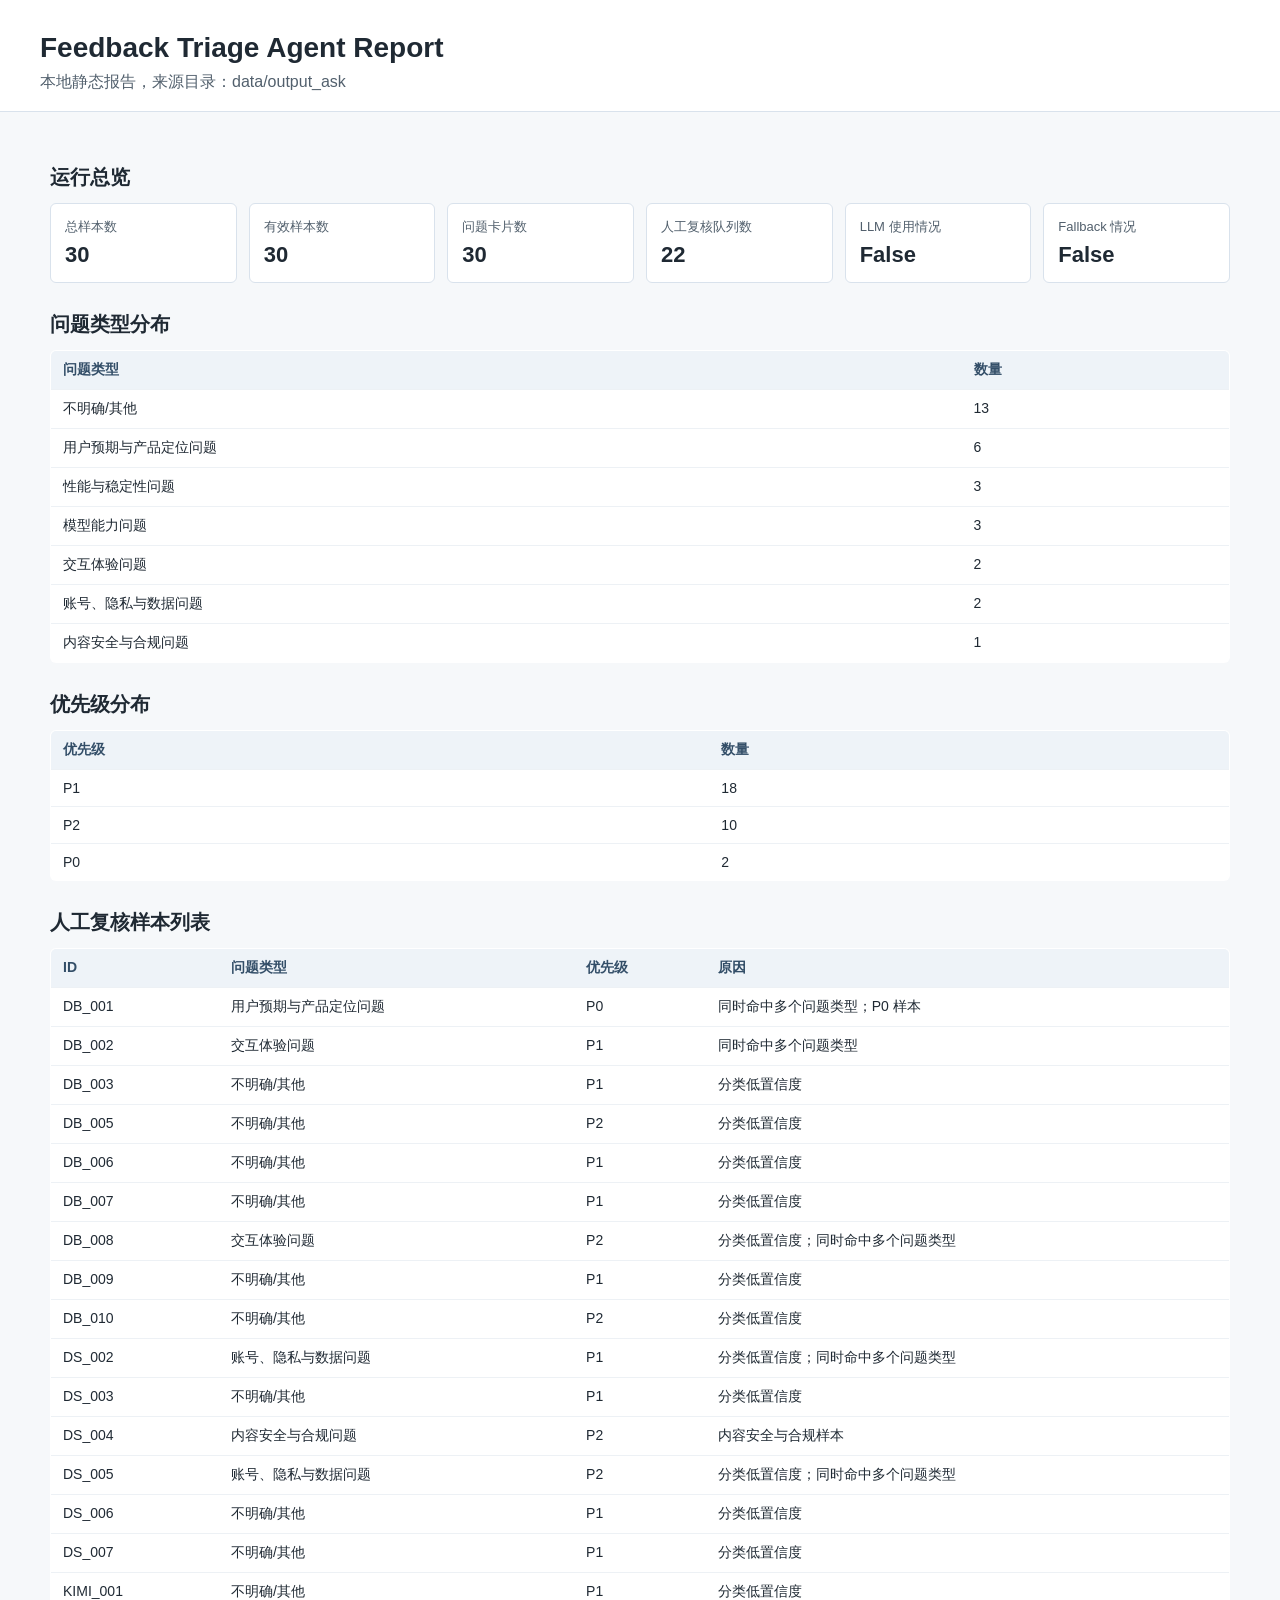
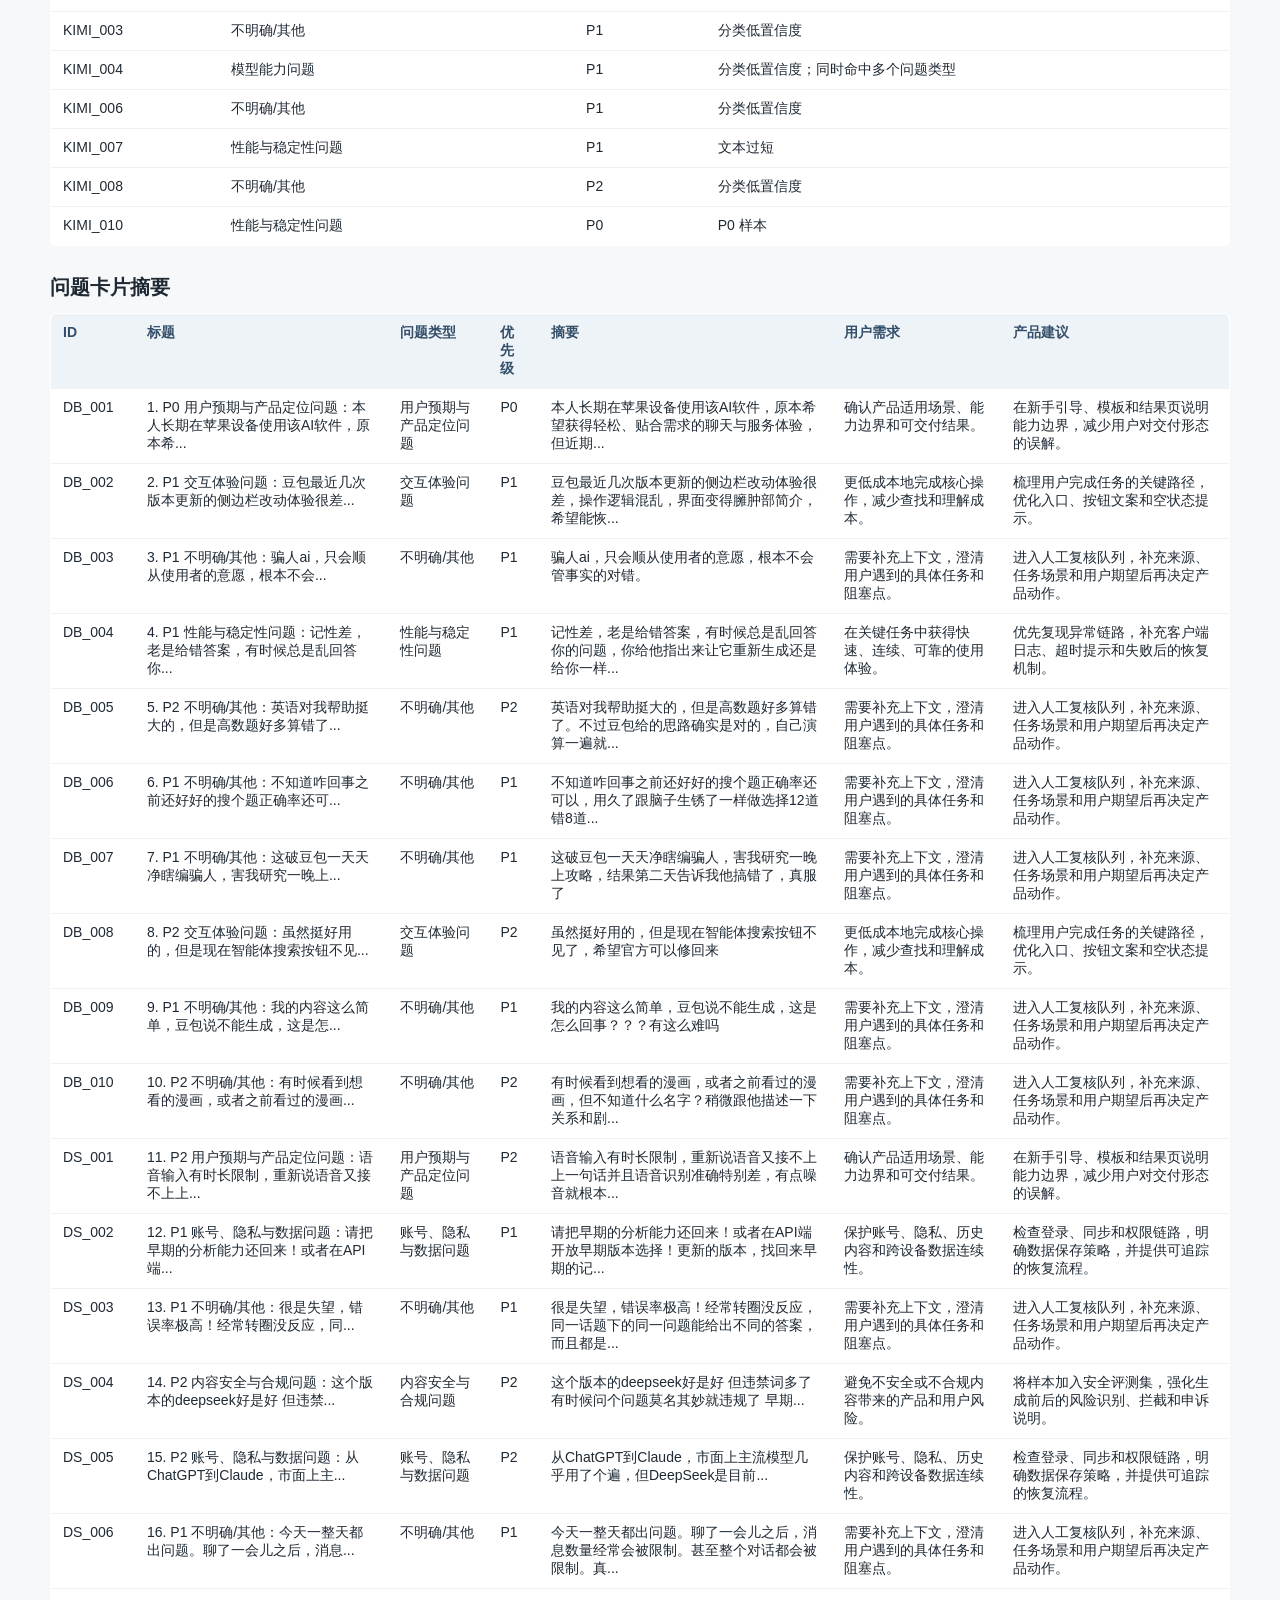
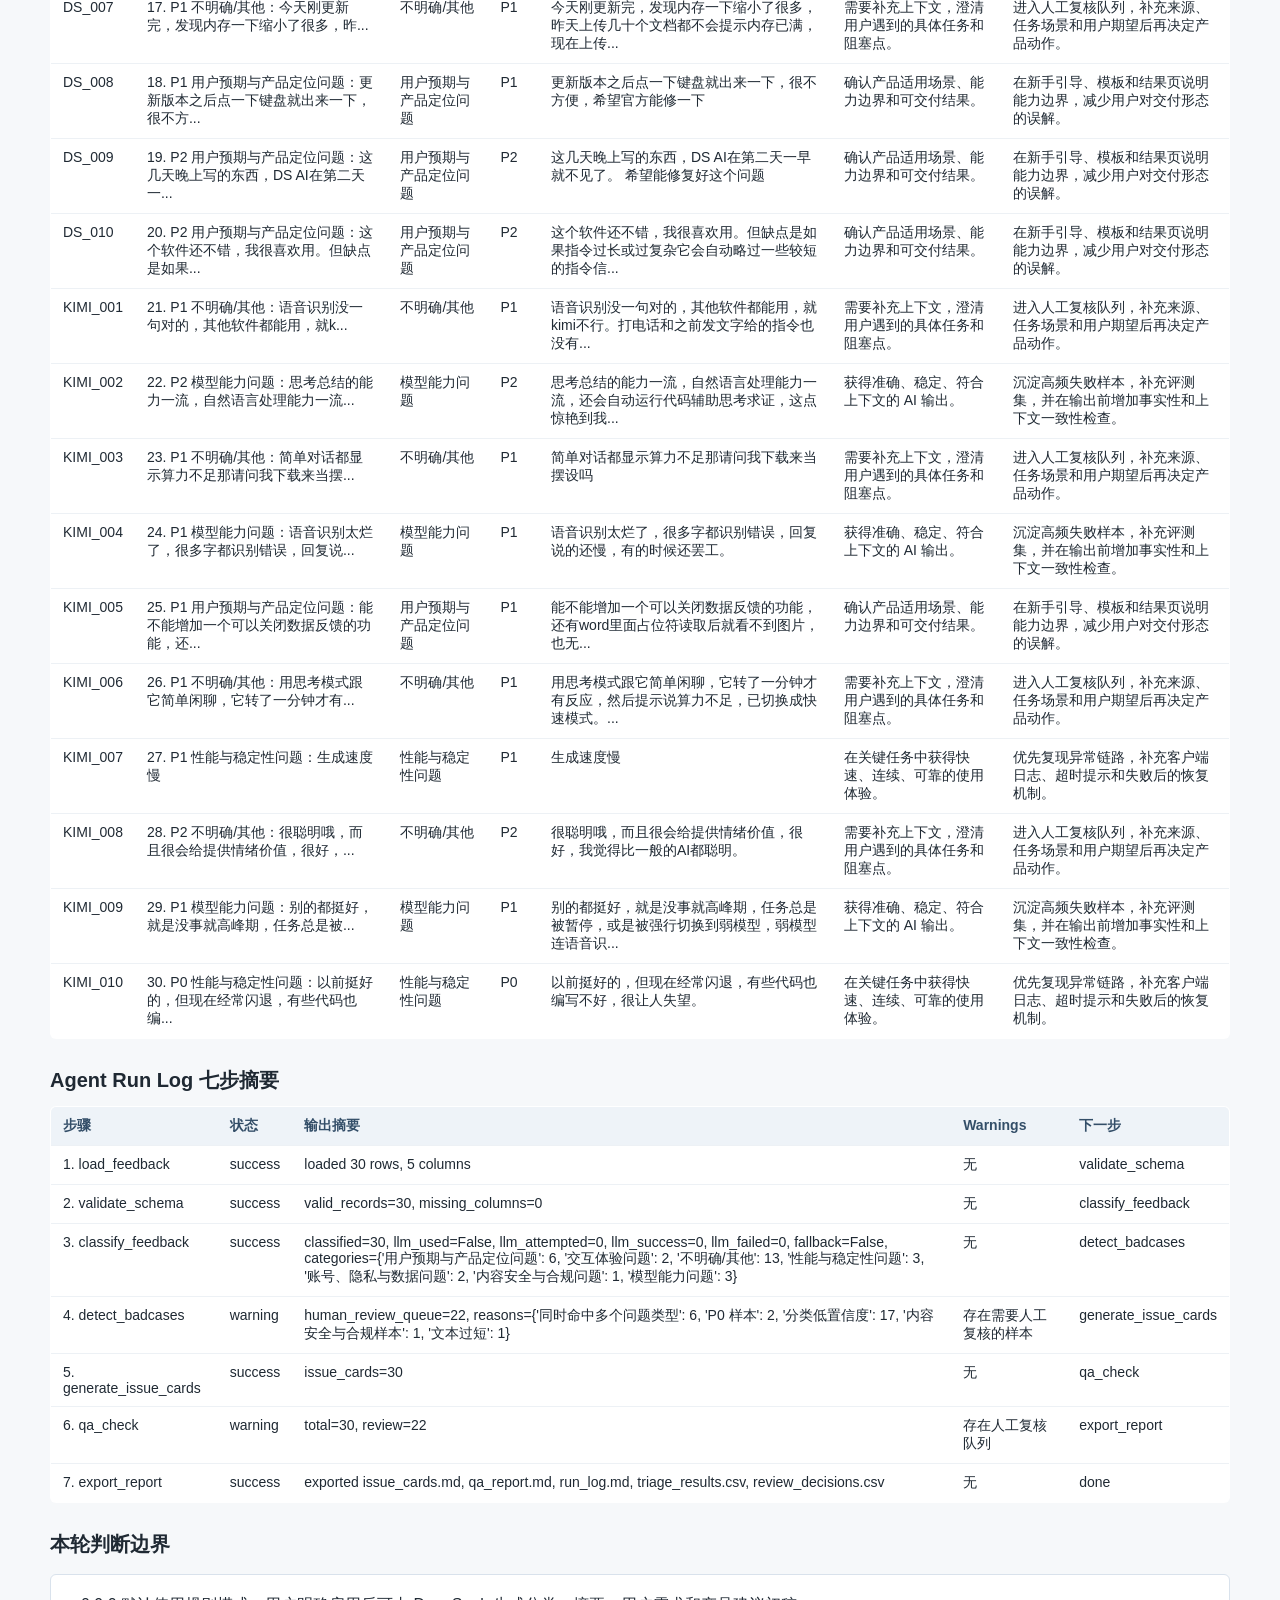
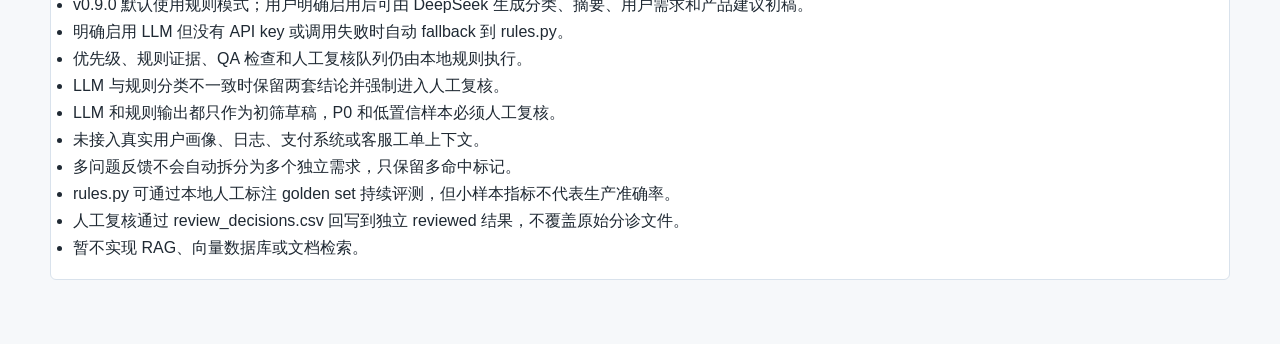
<file: docs/demo-report.html>
<!doctype html>
<html lang="zh-CN">
<head>
  <meta charset="utf-8">
  <meta name="viewport" content="width=device-width, initial-scale=1">
  <title>Feedback Triage Agent Report</title>
  <style>
    body { margin: 0; font-family: -apple-system, BlinkMacSystemFont, "Segoe UI", Arial, sans-serif; color: #1f2933; background: #f6f8fa; }
    header { padding: 32px 40px 18px; background: #ffffff; border-bottom: 1px solid #d9e2ec; }
    main { padding: 24px 40px 48px; max-width: 1180px; margin: 0 auto; }
    h1 { margin: 0 0 8px; font-size: 28px; }
    h2 { margin: 28px 0 12px; font-size: 20px; }
    p { margin: 0; color: #52606d; }
    .metrics { display: grid; grid-template-columns: repeat(auto-fit, minmax(170px, 1fr)); gap: 12px; }
    .metric { background: #ffffff; border: 1px solid #d9e2ec; border-radius: 6px; padding: 14px; }
    .metric span { display: block; color: #52606d; font-size: 13px; }
    .metric strong { display: block; margin-top: 6px; font-size: 22px; }
    table { width: 100%; border-collapse: collapse; background: #ffffff; border: 1px solid #d9e2ec; border-radius: 6px; overflow: hidden; }
    th, td { padding: 10px 12px; border-bottom: 1px solid #edf1f5; text-align: left; vertical-align: top; font-size: 14px; }
    th { background: #eef3f8; color: #334e68; }
    tr:last-child td { border-bottom: 0; }
    ul { background: #ffffff; border: 1px solid #d9e2ec; border-radius: 6px; padding: 14px 22px; }
    li { margin: 6px 0; }
  </style>
</head>
<body>
  <header>
    <h1>Feedback Triage Agent Report</h1>
    <p>本地静态报告，来源目录：data/output_ask</p>
  </header>
  <main>
    <h2>运行总览</h2>
    <div class="metrics"><div class="metric"><span>总样本数</span><strong>30</strong></div><div class="metric"><span>有效样本数</span><strong>30</strong></div><div class="metric"><span>问题卡片数</span><strong>30</strong></div><div class="metric"><span>人工复核队列数</span><strong>22</strong></div><div class="metric"><span>LLM 使用情况</span><strong>False</strong></div><div class="metric"><span>Fallback 情况</span><strong>False</strong></div></div>

    <h2>问题类型分布</h2>
    <table><thead><tr><th>问题类型</th><th>数量</th></tr></thead><tbody><tr><td>不明确/其他</td><td>13</td></tr><tr><td>用户预期与产品定位问题</td><td>6</td></tr><tr><td>性能与稳定性问题</td><td>3</td></tr><tr><td>模型能力问题</td><td>3</td></tr><tr><td>交互体验问题</td><td>2</td></tr><tr><td>账号、隐私与数据问题</td><td>2</td></tr><tr><td>内容安全与合规问题</td><td>1</td></tr></tbody></table>

    <h2>优先级分布</h2>
    <table><thead><tr><th>优先级</th><th>数量</th></tr></thead><tbody><tr><td>P1</td><td>18</td></tr><tr><td>P2</td><td>10</td></tr><tr><td>P0</td><td>2</td></tr></tbody></table>

    <h2>人工复核样本列表</h2>
    <table><thead><tr><th>ID</th><th>问题类型</th><th>优先级</th><th>原因</th></tr></thead><tbody><tr><td>DB_001</td><td>用户预期与产品定位问题</td><td>P0</td><td>同时命中多个问题类型；P0 样本</td></tr><tr><td>DB_002</td><td>交互体验问题</td><td>P1</td><td>同时命中多个问题类型</td></tr><tr><td>DB_003</td><td>不明确/其他</td><td>P1</td><td>分类低置信度</td></tr><tr><td>DB_005</td><td>不明确/其他</td><td>P2</td><td>分类低置信度</td></tr><tr><td>DB_006</td><td>不明确/其他</td><td>P1</td><td>分类低置信度</td></tr><tr><td>DB_007</td><td>不明确/其他</td><td>P1</td><td>分类低置信度</td></tr><tr><td>DB_008</td><td>交互体验问题</td><td>P2</td><td>分类低置信度；同时命中多个问题类型</td></tr><tr><td>DB_009</td><td>不明确/其他</td><td>P1</td><td>分类低置信度</td></tr><tr><td>DB_010</td><td>不明确/其他</td><td>P2</td><td>分类低置信度</td></tr><tr><td>DS_002</td><td>账号、隐私与数据问题</td><td>P1</td><td>分类低置信度；同时命中多个问题类型</td></tr><tr><td>DS_003</td><td>不明确/其他</td><td>P1</td><td>分类低置信度</td></tr><tr><td>DS_004</td><td>内容安全与合规问题</td><td>P2</td><td>内容安全与合规样本</td></tr><tr><td>DS_005</td><td>账号、隐私与数据问题</td><td>P2</td><td>分类低置信度；同时命中多个问题类型</td></tr><tr><td>DS_006</td><td>不明确/其他</td><td>P1</td><td>分类低置信度</td></tr><tr><td>DS_007</td><td>不明确/其他</td><td>P1</td><td>分类低置信度</td></tr><tr><td>KIMI_001</td><td>不明确/其他</td><td>P1</td><td>分类低置信度</td></tr><tr><td>KIMI_003</td><td>不明确/其他</td><td>P1</td><td>分类低置信度</td></tr><tr><td>KIMI_004</td><td>模型能力问题</td><td>P1</td><td>分类低置信度；同时命中多个问题类型</td></tr><tr><td>KIMI_006</td><td>不明确/其他</td><td>P1</td><td>分类低置信度</td></tr><tr><td>KIMI_007</td><td>性能与稳定性问题</td><td>P1</td><td>文本过短</td></tr><tr><td>KIMI_008</td><td>不明确/其他</td><td>P2</td><td>分类低置信度</td></tr><tr><td>KIMI_010</td><td>性能与稳定性问题</td><td>P0</td><td>P0 样本</td></tr></tbody></table>

    <h2>问题卡片摘要</h2>
    <table><thead><tr><th>ID</th><th>标题</th><th>问题类型</th><th>优先级</th><th>摘要</th><th>用户需求</th><th>产品建议</th></tr></thead><tbody><tr><td>DB_001</td><td>1. P0 用户预期与产品定位问题：本人长期在苹果设备使用该AI软件，原本希...</td><td>用户预期与产品定位问题</td><td>P0</td><td>本人长期在苹果设备使用该AI软件，原本希望获得轻松、贴合需求的聊天与服务体验，但近期...</td><td>确认产品适用场景、能力边界和可交付结果。</td><td>在新手引导、模板和结果页说明能力边界，减少用户对交付形态的误解。</td></tr><tr><td>DB_002</td><td>2. P1 交互体验问题：豆包最近几次版本更新的侧边栏改动体验很差...</td><td>交互体验问题</td><td>P1</td><td>豆包最近几次版本更新的侧边栏改动体验很差，操作逻辑混乱，界面变得臃肿部简介，希望能恢...</td><td>更低成本地完成核心操作，减少查找和理解成本。</td><td>梳理用户完成任务的关键路径，优化入口、按钮文案和空状态提示。</td></tr><tr><td>DB_003</td><td>3. P1 不明确/其他：骗人ai，只会顺从使用者的意愿，根本不会...</td><td>不明确/其他</td><td>P1</td><td>骗人ai，只会顺从使用者的意愿，根本不会管事实的对错。</td><td>需要补充上下文，澄清用户遇到的具体任务和阻塞点。</td><td>进入人工复核队列，补充来源、任务场景和用户期望后再决定产品动作。</td></tr><tr><td>DB_004</td><td>4. P1 性能与稳定性问题：记性差，老是给错答案，有时候总是乱回答你...</td><td>性能与稳定性问题</td><td>P1</td><td>记性差，老是给错答案，有时候总是乱回答你的问题，你给他指出来让它重新生成还是给你一样...</td><td>在关键任务中获得快速、连续、可靠的使用体验。</td><td>优先复现异常链路，补充客户端日志、超时提示和失败后的恢复机制。</td></tr><tr><td>DB_005</td><td>5. P2 不明确/其他：英语对我帮助挺大的，但是高数题好多算错了...</td><td>不明确/其他</td><td>P2</td><td>英语对我帮助挺大的，但是高数题好多算错了。不过豆包给的思路确实是对的，自己演算一遍就...</td><td>需要补充上下文，澄清用户遇到的具体任务和阻塞点。</td><td>进入人工复核队列，补充来源、任务场景和用户期望后再决定产品动作。</td></tr><tr><td>DB_006</td><td>6. P1 不明确/其他：不知道咋回事之前还好好的搜个题正确率还可...</td><td>不明确/其他</td><td>P1</td><td>不知道咋回事之前还好好的搜个题正确率还可以，用久了跟脑子生锈了一样做选择12道错8道...</td><td>需要补充上下文，澄清用户遇到的具体任务和阻塞点。</td><td>进入人工复核队列，补充来源、任务场景和用户期望后再决定产品动作。</td></tr><tr><td>DB_007</td><td>7. P1 不明确/其他：这破豆包一天天净瞎编骗人，害我研究一晚上...</td><td>不明确/其他</td><td>P1</td><td>这破豆包一天天净瞎编骗人，害我研究一晚上攻略，结果第二天告诉我他搞错了，真服了</td><td>需要补充上下文，澄清用户遇到的具体任务和阻塞点。</td><td>进入人工复核队列，补充来源、任务场景和用户期望后再决定产品动作。</td></tr><tr><td>DB_008</td><td>8. P2 交互体验问题：虽然挺好用的，但是现在智能体搜索按钮不见...</td><td>交互体验问题</td><td>P2</td><td>虽然挺好用的，但是现在智能体搜索按钮不见了，希望官方可以修回来</td><td>更低成本地完成核心操作，减少查找和理解成本。</td><td>梳理用户完成任务的关键路径，优化入口、按钮文案和空状态提示。</td></tr><tr><td>DB_009</td><td>9. P1 不明确/其他：我的内容这么简单，豆包说不能生成，这是怎...</td><td>不明确/其他</td><td>P1</td><td>我的内容这么简单，豆包说不能生成，这是怎么回事？？？有这么难吗</td><td>需要补充上下文，澄清用户遇到的具体任务和阻塞点。</td><td>进入人工复核队列，补充来源、任务场景和用户期望后再决定产品动作。</td></tr><tr><td>DB_010</td><td>10. P2 不明确/其他：有时候看到想看的漫画，或者之前看过的漫画...</td><td>不明确/其他</td><td>P2</td><td>有时候看到想看的漫画，或者之前看过的漫画，但不知道什么名字？稍微跟他描述一下关系和剧...</td><td>需要补充上下文，澄清用户遇到的具体任务和阻塞点。</td><td>进入人工复核队列，补充来源、任务场景和用户期望后再决定产品动作。</td></tr><tr><td>DS_001</td><td>11. P2 用户预期与产品定位问题：语音输入有时长限制，重新说语音又接不上上...</td><td>用户预期与产品定位问题</td><td>P2</td><td>语音输入有时长限制，重新说语音又接不上上一句话并且语音识别准确特别差，有点噪音就根本...</td><td>确认产品适用场景、能力边界和可交付结果。</td><td>在新手引导、模板和结果页说明能力边界，减少用户对交付形态的误解。</td></tr><tr><td>DS_002</td><td>12. P1 账号、隐私与数据问题：请把早期的分析能力还回来！或者在API端...</td><td>账号、隐私与数据问题</td><td>P1</td><td>请把早期的分析能力还回来！或者在API端开放早期版本选择！更新的版本，找回来早期的记...</td><td>保护账号、隐私、历史内容和跨设备数据连续性。</td><td>检查登录、同步和权限链路，明确数据保存策略，并提供可追踪的恢复流程。</td></tr><tr><td>DS_003</td><td>13. P1 不明确/其他：很是失望，错误率极高！经常转圈没反应，同...</td><td>不明确/其他</td><td>P1</td><td>很是失望，错误率极高！经常转圈没反应，同一话题下的同一问题能给出不同的答案，而且都是...</td><td>需要补充上下文，澄清用户遇到的具体任务和阻塞点。</td><td>进入人工复核队列，补充来源、任务场景和用户期望后再决定产品动作。</td></tr><tr><td>DS_004</td><td>14. P2 内容安全与合规问题：这个版本的deepseek好是好 但违禁...</td><td>内容安全与合规问题</td><td>P2</td><td>这个版本的deepseek好是好 但违禁词多了 有时候问个问题莫名其妙就违规了 早期...</td><td>避免不安全或不合规内容带来的产品和用户风险。</td><td>将样本加入安全评测集，强化生成前后的风险识别、拦截和申诉说明。</td></tr><tr><td>DS_005</td><td>15. P2 账号、隐私与数据问题：从ChatGPT到Claude，市面上主...</td><td>账号、隐私与数据问题</td><td>P2</td><td>从ChatGPT到Claude，市面上主流模型几乎用了个遍，但DeepSeek是目前...</td><td>保护账号、隐私、历史内容和跨设备数据连续性。</td><td>检查登录、同步和权限链路，明确数据保存策略，并提供可追踪的恢复流程。</td></tr><tr><td>DS_006</td><td>16. P1 不明确/其他：今天一整天都出问题。聊了一会儿之后，消息...</td><td>不明确/其他</td><td>P1</td><td>今天一整天都出问题。聊了一会儿之后，消息数量经常会被限制。甚至整个对话都会被限制。真...</td><td>需要补充上下文，澄清用户遇到的具体任务和阻塞点。</td><td>进入人工复核队列，补充来源、任务场景和用户期望后再决定产品动作。</td></tr><tr><td>DS_007</td><td>17. P1 不明确/其他：今天刚更新完，发现内存一下缩小了很多，昨...</td><td>不明确/其他</td><td>P1</td><td>今天刚更新完，发现内存一下缩小了很多，昨天上传几十个文档都不会提示内存已满，现在上传...</td><td>需要补充上下文，澄清用户遇到的具体任务和阻塞点。</td><td>进入人工复核队列，补充来源、任务场景和用户期望后再决定产品动作。</td></tr><tr><td>DS_008</td><td>18. P1 用户预期与产品定位问题：更新版本之后点一下键盘就出来一下，很不方...</td><td>用户预期与产品定位问题</td><td>P1</td><td>更新版本之后点一下键盘就出来一下，很不方便，希望官方能修一下</td><td>确认产品适用场景、能力边界和可交付结果。</td><td>在新手引导、模板和结果页说明能力边界，减少用户对交付形态的误解。</td></tr><tr><td>DS_009</td><td>19. P2 用户预期与产品定位问题：这几天晚上写的东西，DS AI在第二天一...</td><td>用户预期与产品定位问题</td><td>P2</td><td>这几天晚上写的东西，DS AI在第二天一早就不见了。 希望能修复好这个问题</td><td>确认产品适用场景、能力边界和可交付结果。</td><td>在新手引导、模板和结果页说明能力边界，减少用户对交付形态的误解。</td></tr><tr><td>DS_010</td><td>20. P2 用户预期与产品定位问题：这个软件还不错，我很喜欢用。但缺点是如果...</td><td>用户预期与产品定位问题</td><td>P2</td><td>这个软件还不错，我很喜欢用。但缺点是如果指令过长或过复杂它会自动略过一些较短的指令信...</td><td>确认产品适用场景、能力边界和可交付结果。</td><td>在新手引导、模板和结果页说明能力边界，减少用户对交付形态的误解。</td></tr><tr><td>KIMI_001</td><td>21. P1 不明确/其他：语音识别没一句对的，其他软件都能用，就k...</td><td>不明确/其他</td><td>P1</td><td>语音识别没一句对的，其他软件都能用，就kimi不行。打电话和之前发文字给的指令也没有...</td><td>需要补充上下文，澄清用户遇到的具体任务和阻塞点。</td><td>进入人工复核队列，补充来源、任务场景和用户期望后再决定产品动作。</td></tr><tr><td>KIMI_002</td><td>22. P2 模型能力问题：思考总结的能力一流，自然语言处理能力一流...</td><td>模型能力问题</td><td>P2</td><td>思考总结的能力一流，自然语言处理能力一流，还会自动运行代码辅助思考求证，这点惊艳到我...</td><td>获得准确、稳定、符合上下文的 AI 输出。</td><td>沉淀高频失败样本，补充评测集，并在输出前增加事实性和上下文一致性检查。</td></tr><tr><td>KIMI_003</td><td>23. P1 不明确/其他：简单对话都显示算力不足那请问我下载来当摆...</td><td>不明确/其他</td><td>P1</td><td>简单对话都显示算力不足那请问我下载来当摆设吗</td><td>需要补充上下文，澄清用户遇到的具体任务和阻塞点。</td><td>进入人工复核队列，补充来源、任务场景和用户期望后再决定产品动作。</td></tr><tr><td>KIMI_004</td><td>24. P1 模型能力问题：语音识别太烂了，很多字都识别错误，回复说...</td><td>模型能力问题</td><td>P1</td><td>语音识别太烂了，很多字都识别错误，回复说的还慢，有的时候还罢工。</td><td>获得准确、稳定、符合上下文的 AI 输出。</td><td>沉淀高频失败样本，补充评测集，并在输出前增加事实性和上下文一致性检查。</td></tr><tr><td>KIMI_005</td><td>25. P1 用户预期与产品定位问题：能不能增加一个可以关闭数据反馈的功能，还...</td><td>用户预期与产品定位问题</td><td>P1</td><td>能不能增加一个可以关闭数据反馈的功能，还有word里面占位符读取后就看不到图片，也无...</td><td>确认产品适用场景、能力边界和可交付结果。</td><td>在新手引导、模板和结果页说明能力边界，减少用户对交付形态的误解。</td></tr><tr><td>KIMI_006</td><td>26. P1 不明确/其他：用思考模式跟它简单闲聊，它转了一分钟才有...</td><td>不明确/其他</td><td>P1</td><td>用思考模式跟它简单闲聊，它转了一分钟才有反应，然后提示说算力不足，已切换成快速模式。...</td><td>需要补充上下文，澄清用户遇到的具体任务和阻塞点。</td><td>进入人工复核队列，补充来源、任务场景和用户期望后再决定产品动作。</td></tr><tr><td>KIMI_007</td><td>27. P1 性能与稳定性问题：生成速度慢</td><td>性能与稳定性问题</td><td>P1</td><td>生成速度慢</td><td>在关键任务中获得快速、连续、可靠的使用体验。</td><td>优先复现异常链路，补充客户端日志、超时提示和失败后的恢复机制。</td></tr><tr><td>KIMI_008</td><td>28. P2 不明确/其他：很聪明哦，而且很会给提供情绪价值，很好，...</td><td>不明确/其他</td><td>P2</td><td>很聪明哦，而且很会给提供情绪价值，很好，我觉得比一般的AI都聪明。</td><td>需要补充上下文，澄清用户遇到的具体任务和阻塞点。</td><td>进入人工复核队列，补充来源、任务场景和用户期望后再决定产品动作。</td></tr><tr><td>KIMI_009</td><td>29. P1 模型能力问题：别的都挺好，就是没事就高峰期，任务总是被...</td><td>模型能力问题</td><td>P1</td><td>别的都挺好，就是没事就高峰期，任务总是被暂停，或是被强行切换到弱模型，弱模型连语音识...</td><td>获得准确、稳定、符合上下文的 AI 输出。</td><td>沉淀高频失败样本，补充评测集，并在输出前增加事实性和上下文一致性检查。</td></tr><tr><td>KIMI_010</td><td>30. P0 性能与稳定性问题：以前挺好的，但现在经常闪退，有些代码也编...</td><td>性能与稳定性问题</td><td>P0</td><td>以前挺好的，但现在经常闪退，有些代码也编写不好，很让人失望。</td><td>在关键任务中获得快速、连续、可靠的使用体验。</td><td>优先复现异常链路，补充客户端日志、超时提示和失败后的恢复机制。</td></tr></tbody></table>

    <h2>Agent Run Log 七步摘要</h2>
    <table><thead><tr><th>步骤</th><th>状态</th><th>输出摘要</th><th>Warnings</th><th>下一步</th></tr></thead><tbody><tr><td>1. load_feedback</td><td>success</td><td>loaded 30 rows, 5 columns</td><td>无</td><td>validate_schema</td></tr><tr><td>2. validate_schema</td><td>success</td><td>valid_records=30, missing_columns=0</td><td>无</td><td>classify_feedback</td></tr><tr><td>3. classify_feedback</td><td>success</td><td>classified=30, llm_used=False, llm_attempted=0, llm_success=0, llm_failed=0, fallback=False, categories={&#x27;用户预期与产品定位问题&#x27;: 6, &#x27;交互体验问题&#x27;: 2, &#x27;不明确/其他&#x27;: 13, &#x27;性能与稳定性问题&#x27;: 3, &#x27;账号、隐私与数据问题&#x27;: 2, &#x27;内容安全与合规问题&#x27;: 1, &#x27;模型能力问题&#x27;: 3}</td><td>无</td><td>detect_badcases</td></tr><tr><td>4. detect_badcases</td><td>warning</td><td>human_review_queue=22, reasons={&#x27;同时命中多个问题类型&#x27;: 6, &#x27;P0 样本&#x27;: 2, &#x27;分类低置信度&#x27;: 17, &#x27;内容安全与合规样本&#x27;: 1, &#x27;文本过短&#x27;: 1}</td><td>存在需要人工复核的样本</td><td>generate_issue_cards</td></tr><tr><td>5. generate_issue_cards</td><td>success</td><td>issue_cards=30</td><td>无</td><td>qa_check</td></tr><tr><td>6. qa_check</td><td>warning</td><td>total=30, review=22</td><td>存在人工复核队列</td><td>export_report</td></tr><tr><td>7. export_report</td><td>success</td><td>exported issue_cards.md, qa_report.md, run_log.md, triage_results.csv, review_decisions.csv</td><td>无</td><td>done</td></tr></tbody></table>

    <h2>本轮判断边界</h2>
    <ul><li>v0.9.0 默认使用规则模式；用户明确启用后可由 DeepSeek 生成分类、摘要、用户需求和产品建议初稿。</li><li>明确启用 LLM 但没有 API key 或调用失败时自动 fallback 到 rules.py。</li><li>优先级、规则证据、QA 检查和人工复核队列仍由本地规则执行。</li><li>LLM 与规则分类不一致时保留两套结论并强制进入人工复核。</li><li>LLM 和规则输出都只作为初筛草稿，P0 和低置信样本必须人工复核。</li><li>未接入真实用户画像、日志、支付系统或客服工单上下文。</li><li>多问题反馈不会自动拆分为多个独立需求，只保留多命中标记。</li><li>rules.py 可通过本地人工标注 golden set 持续评测，但小样本指标不代表生产准确率。</li><li>人工复核通过 review_decisions.csv 回写到独立 reviewed 结果，不覆盖原始分诊文件。</li><li>暂不实现 RAG、向量数据库或文档检索。</li></ul>
  </main>
</body>
</html>
</file>
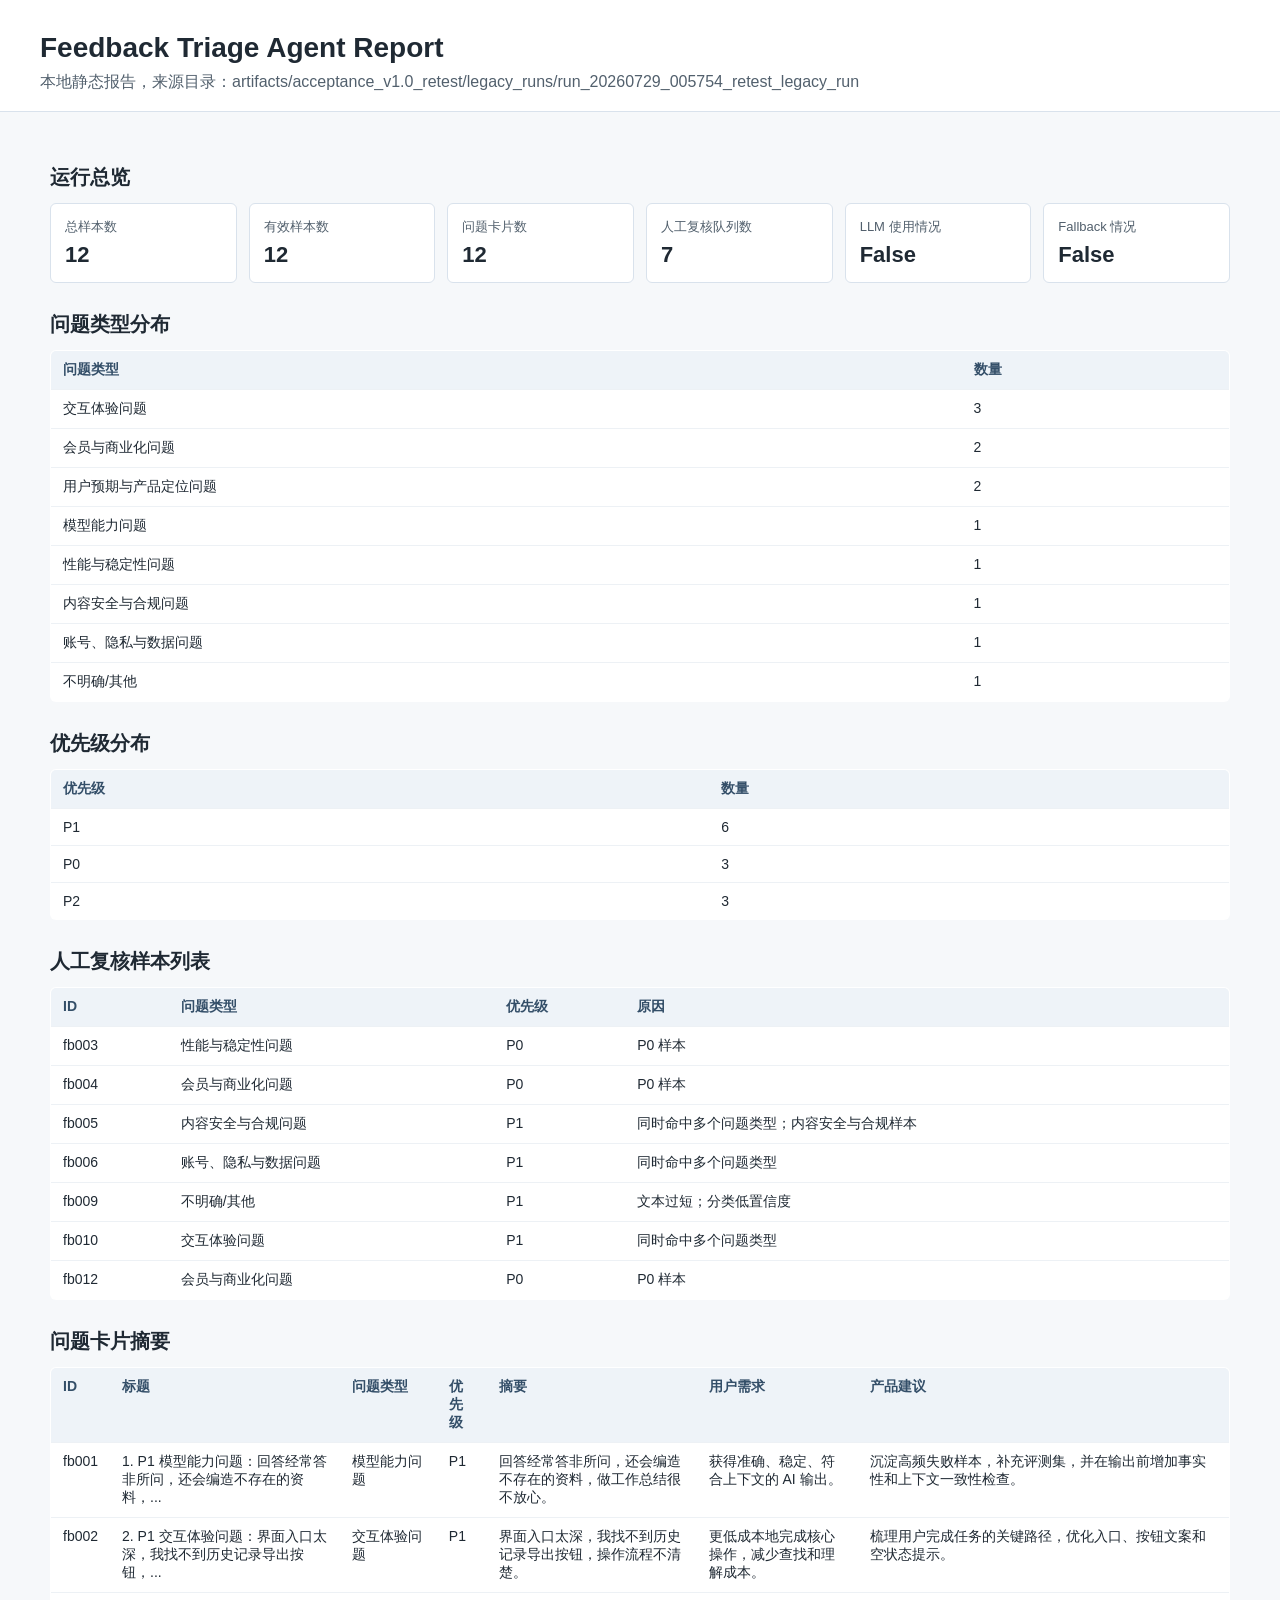
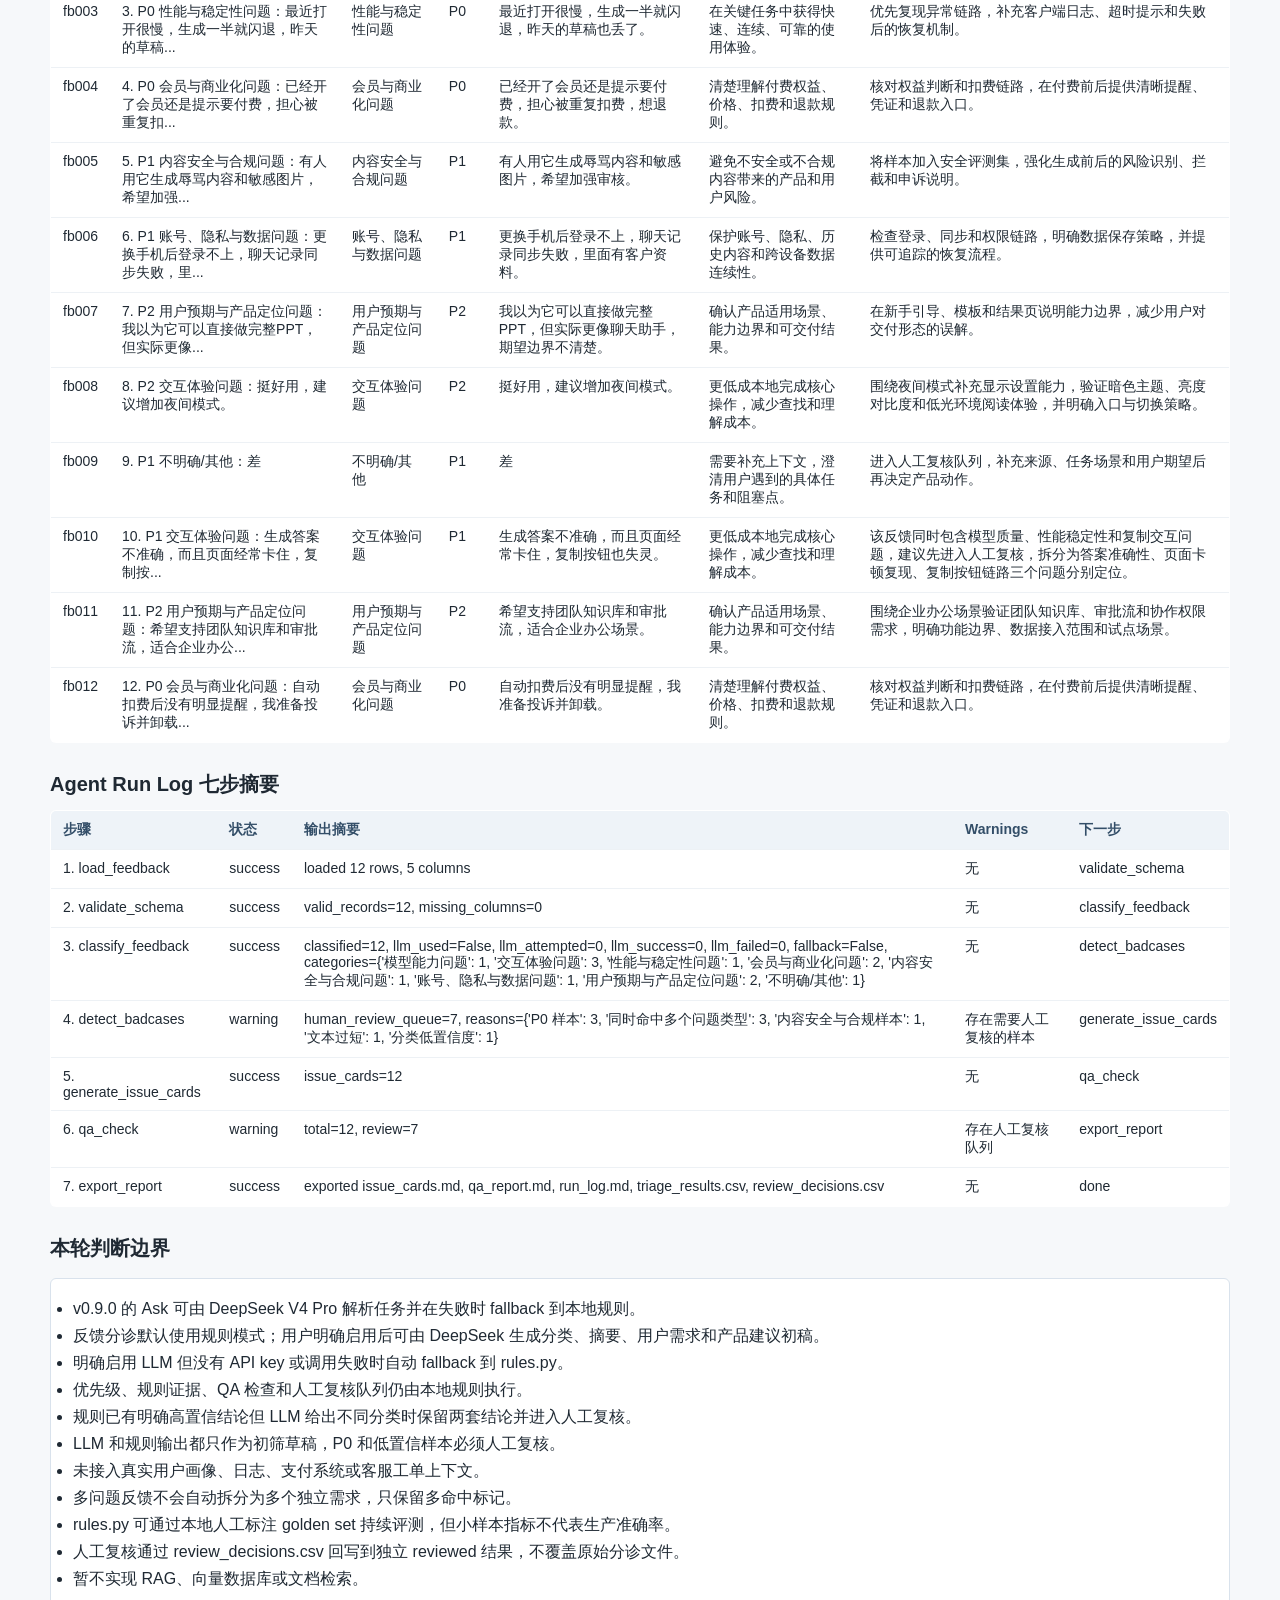
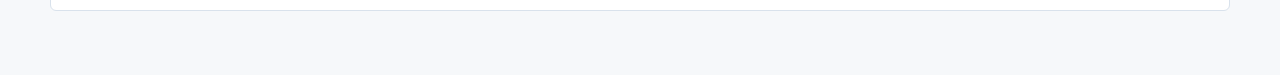
<file: artifacts/acceptance_v1.0_retest/legacy_runs/run_20260729_005754_retest_legacy_run/report.html>
<!doctype html>
<html lang="zh-CN">
<head>
  <meta charset="utf-8">
  <meta name="viewport" content="width=device-width, initial-scale=1">
  <title>Feedback Triage Agent Report</title>
  <style>
    body { margin: 0; font-family: -apple-system, BlinkMacSystemFont, "Segoe UI", Arial, sans-serif; color: #1f2933; background: #f6f8fa; }
    header { padding: 32px 40px 18px; background: #ffffff; border-bottom: 1px solid #d9e2ec; }
    main { padding: 24px 40px 48px; max-width: 1180px; margin: 0 auto; }
    h1 { margin: 0 0 8px; font-size: 28px; }
    h2 { margin: 28px 0 12px; font-size: 20px; }
    p { margin: 0; color: #52606d; }
    .metrics { display: grid; grid-template-columns: repeat(auto-fit, minmax(170px, 1fr)); gap: 12px; }
    .metric { background: #ffffff; border: 1px solid #d9e2ec; border-radius: 6px; padding: 14px; }
    .metric span { display: block; color: #52606d; font-size: 13px; }
    .metric strong { display: block; margin-top: 6px; font-size: 22px; }
    table { width: 100%; border-collapse: collapse; background: #ffffff; border: 1px solid #d9e2ec; border-radius: 6px; overflow: hidden; }
    th, td { padding: 10px 12px; border-bottom: 1px solid #edf1f5; text-align: left; vertical-align: top; font-size: 14px; }
    th { background: #eef3f8; color: #334e68; }
    tr:last-child td { border-bottom: 0; }
    ul { background: #ffffff; border: 1px solid #d9e2ec; border-radius: 6px; padding: 14px 22px; }
    li { margin: 6px 0; }
  </style>
</head>
<body>
  <header>
    <h1>Feedback Triage Agent Report</h1>
    <p>本地静态报告，来源目录：artifacts/acceptance_v1.0_retest/legacy_runs/run_20260729_005754_retest_legacy_run</p>
  </header>
  <main>
    <h2>运行总览</h2>
    <div class="metrics"><div class="metric"><span>总样本数</span><strong>12</strong></div><div class="metric"><span>有效样本数</span><strong>12</strong></div><div class="metric"><span>问题卡片数</span><strong>12</strong></div><div class="metric"><span>人工复核队列数</span><strong>7</strong></div><div class="metric"><span>LLM 使用情况</span><strong>False</strong></div><div class="metric"><span>Fallback 情况</span><strong>False</strong></div></div>

    <h2>问题类型分布</h2>
    <table><thead><tr><th>问题类型</th><th>数量</th></tr></thead><tbody><tr><td>交互体验问题</td><td>3</td></tr><tr><td>会员与商业化问题</td><td>2</td></tr><tr><td>用户预期与产品定位问题</td><td>2</td></tr><tr><td>模型能力问题</td><td>1</td></tr><tr><td>性能与稳定性问题</td><td>1</td></tr><tr><td>内容安全与合规问题</td><td>1</td></tr><tr><td>账号、隐私与数据问题</td><td>1</td></tr><tr><td>不明确/其他</td><td>1</td></tr></tbody></table>

    <h2>优先级分布</h2>
    <table><thead><tr><th>优先级</th><th>数量</th></tr></thead><tbody><tr><td>P1</td><td>6</td></tr><tr><td>P0</td><td>3</td></tr><tr><td>P2</td><td>3</td></tr></tbody></table>

    <h2>人工复核样本列表</h2>
    <table><thead><tr><th>ID</th><th>问题类型</th><th>优先级</th><th>原因</th></tr></thead><tbody><tr><td>fb003</td><td>性能与稳定性问题</td><td>P0</td><td>P0 样本</td></tr><tr><td>fb004</td><td>会员与商业化问题</td><td>P0</td><td>P0 样本</td></tr><tr><td>fb005</td><td>内容安全与合规问题</td><td>P1</td><td>同时命中多个问题类型；内容安全与合规样本</td></tr><tr><td>fb006</td><td>账号、隐私与数据问题</td><td>P1</td><td>同时命中多个问题类型</td></tr><tr><td>fb009</td><td>不明确/其他</td><td>P1</td><td>文本过短；分类低置信度</td></tr><tr><td>fb010</td><td>交互体验问题</td><td>P1</td><td>同时命中多个问题类型</td></tr><tr><td>fb012</td><td>会员与商业化问题</td><td>P0</td><td>P0 样本</td></tr></tbody></table>

    <h2>问题卡片摘要</h2>
    <table><thead><tr><th>ID</th><th>标题</th><th>问题类型</th><th>优先级</th><th>摘要</th><th>用户需求</th><th>产品建议</th></tr></thead><tbody><tr><td>fb001</td><td>1. P1 模型能力问题：回答经常答非所问，还会编造不存在的资料，...</td><td>模型能力问题</td><td>P1</td><td>回答经常答非所问，还会编造不存在的资料，做工作总结很不放心。</td><td>获得准确、稳定、符合上下文的 AI 输出。</td><td>沉淀高频失败样本，补充评测集，并在输出前增加事实性和上下文一致性检查。</td></tr><tr><td>fb002</td><td>2. P1 交互体验问题：界面入口太深，我找不到历史记录导出按钮，...</td><td>交互体验问题</td><td>P1</td><td>界面入口太深，我找不到历史记录导出按钮，操作流程不清楚。</td><td>更低成本地完成核心操作，减少查找和理解成本。</td><td>梳理用户完成任务的关键路径，优化入口、按钮文案和空状态提示。</td></tr><tr><td>fb003</td><td>3. P0 性能与稳定性问题：最近打开很慢，生成一半就闪退，昨天的草稿...</td><td>性能与稳定性问题</td><td>P0</td><td>最近打开很慢，生成一半就闪退，昨天的草稿也丢了。</td><td>在关键任务中获得快速、连续、可靠的使用体验。</td><td>优先复现异常链路，补充客户端日志、超时提示和失败后的恢复机制。</td></tr><tr><td>fb004</td><td>4. P0 会员与商业化问题：已经开了会员还是提示要付费，担心被重复扣...</td><td>会员与商业化问题</td><td>P0</td><td>已经开了会员还是提示要付费，担心被重复扣费，想退款。</td><td>清楚理解付费权益、价格、扣费和退款规则。</td><td>核对权益判断和扣费链路，在付费前后提供清晰提醒、凭证和退款入口。</td></tr><tr><td>fb005</td><td>5. P1 内容安全与合规问题：有人用它生成辱骂内容和敏感图片，希望加强...</td><td>内容安全与合规问题</td><td>P1</td><td>有人用它生成辱骂内容和敏感图片，希望加强审核。</td><td>避免不安全或不合规内容带来的产品和用户风险。</td><td>将样本加入安全评测集，强化生成前后的风险识别、拦截和申诉说明。</td></tr><tr><td>fb006</td><td>6. P1 账号、隐私与数据问题：更换手机后登录不上，聊天记录同步失败，里...</td><td>账号、隐私与数据问题</td><td>P1</td><td>更换手机后登录不上，聊天记录同步失败，里面有客户资料。</td><td>保护账号、隐私、历史内容和跨设备数据连续性。</td><td>检查登录、同步和权限链路，明确数据保存策略，并提供可追踪的恢复流程。</td></tr><tr><td>fb007</td><td>7. P2 用户预期与产品定位问题：我以为它可以直接做完整PPT，但实际更像...</td><td>用户预期与产品定位问题</td><td>P2</td><td>我以为它可以直接做完整PPT，但实际更像聊天助手，期望边界不清楚。</td><td>确认产品适用场景、能力边界和可交付结果。</td><td>在新手引导、模板和结果页说明能力边界，减少用户对交付形态的误解。</td></tr><tr><td>fb008</td><td>8. P2 交互体验问题：挺好用，建议增加夜间模式。</td><td>交互体验问题</td><td>P2</td><td>挺好用，建议增加夜间模式。</td><td>更低成本地完成核心操作，减少查找和理解成本。</td><td>围绕夜间模式补充显示设置能力，验证暗色主题、亮度对比度和低光环境阅读体验，并明确入口与切换策略。</td></tr><tr><td>fb009</td><td>9. P1 不明确/其他：差</td><td>不明确/其他</td><td>P1</td><td>差</td><td>需要补充上下文，澄清用户遇到的具体任务和阻塞点。</td><td>进入人工复核队列，补充来源、任务场景和用户期望后再决定产品动作。</td></tr><tr><td>fb010</td><td>10. P1 交互体验问题：生成答案不准确，而且页面经常卡住，复制按...</td><td>交互体验问题</td><td>P1</td><td>生成答案不准确，而且页面经常卡住，复制按钮也失灵。</td><td>更低成本地完成核心操作，减少查找和理解成本。</td><td>该反馈同时包含模型质量、性能稳定性和复制交互问题，建议先进入人工复核，拆分为答案准确性、页面卡顿复现、复制按钮链路三个问题分别定位。</td></tr><tr><td>fb011</td><td>11. P2 用户预期与产品定位问题：希望支持团队知识库和审批流，适合企业办公...</td><td>用户预期与产品定位问题</td><td>P2</td><td>希望支持团队知识库和审批流，适合企业办公场景。</td><td>确认产品适用场景、能力边界和可交付结果。</td><td>围绕企业办公场景验证团队知识库、审批流和协作权限需求，明确功能边界、数据接入范围和试点场景。</td></tr><tr><td>fb012</td><td>12. P0 会员与商业化问题：自动扣费后没有明显提醒，我准备投诉并卸载...</td><td>会员与商业化问题</td><td>P0</td><td>自动扣费后没有明显提醒，我准备投诉并卸载。</td><td>清楚理解付费权益、价格、扣费和退款规则。</td><td>核对权益判断和扣费链路，在付费前后提供清晰提醒、凭证和退款入口。</td></tr></tbody></table>

    <h2>Agent Run Log 七步摘要</h2>
    <table><thead><tr><th>步骤</th><th>状态</th><th>输出摘要</th><th>Warnings</th><th>下一步</th></tr></thead><tbody><tr><td>1. load_feedback</td><td>success</td><td>loaded 12 rows, 5 columns</td><td>无</td><td>validate_schema</td></tr><tr><td>2. validate_schema</td><td>success</td><td>valid_records=12, missing_columns=0</td><td>无</td><td>classify_feedback</td></tr><tr><td>3. classify_feedback</td><td>success</td><td>classified=12, llm_used=False, llm_attempted=0, llm_success=0, llm_failed=0, fallback=False, categories={&#x27;模型能力问题&#x27;: 1, &#x27;交互体验问题&#x27;: 3, &#x27;性能与稳定性问题&#x27;: 1, &#x27;会员与商业化问题&#x27;: 2, &#x27;内容安全与合规问题&#x27;: 1, &#x27;账号、隐私与数据问题&#x27;: 1, &#x27;用户预期与产品定位问题&#x27;: 2, &#x27;不明确/其他&#x27;: 1}</td><td>无</td><td>detect_badcases</td></tr><tr><td>4. detect_badcases</td><td>warning</td><td>human_review_queue=7, reasons={&#x27;P0 样本&#x27;: 3, &#x27;同时命中多个问题类型&#x27;: 3, &#x27;内容安全与合规样本&#x27;: 1, &#x27;文本过短&#x27;: 1, &#x27;分类低置信度&#x27;: 1}</td><td>存在需要人工复核的样本</td><td>generate_issue_cards</td></tr><tr><td>5. generate_issue_cards</td><td>success</td><td>issue_cards=12</td><td>无</td><td>qa_check</td></tr><tr><td>6. qa_check</td><td>warning</td><td>total=12, review=7</td><td>存在人工复核队列</td><td>export_report</td></tr><tr><td>7. export_report</td><td>success</td><td>exported issue_cards.md, qa_report.md, run_log.md, triage_results.csv, review_decisions.csv</td><td>无</td><td>done</td></tr></tbody></table>

    <h2>本轮判断边界</h2>
    <ul><li>v0.9.0 的 Ask 可由 DeepSeek V4 Pro 解析任务并在失败时 fallback 到本地规则。</li><li>反馈分诊默认使用规则模式；用户明确启用后可由 DeepSeek 生成分类、摘要、用户需求和产品建议初稿。</li><li>明确启用 LLM 但没有 API key 或调用失败时自动 fallback 到 rules.py。</li><li>优先级、规则证据、QA 检查和人工复核队列仍由本地规则执行。</li><li>规则已有明确高置信结论但 LLM 给出不同分类时保留两套结论并进入人工复核。</li><li>LLM 和规则输出都只作为初筛草稿，P0 和低置信样本必须人工复核。</li><li>未接入真实用户画像、日志、支付系统或客服工单上下文。</li><li>多问题反馈不会自动拆分为多个独立需求，只保留多命中标记。</li><li>rules.py 可通过本地人工标注 golden set 持续评测，但小样本指标不代表生产准确率。</li><li>人工复核通过 review_decisions.csv 回写到独立 reviewed 结果，不覆盖原始分诊文件。</li><li>暂不实现 RAG、向量数据库或文档检索。</li></ul>
  </main>
</body>
</html>
</file>
